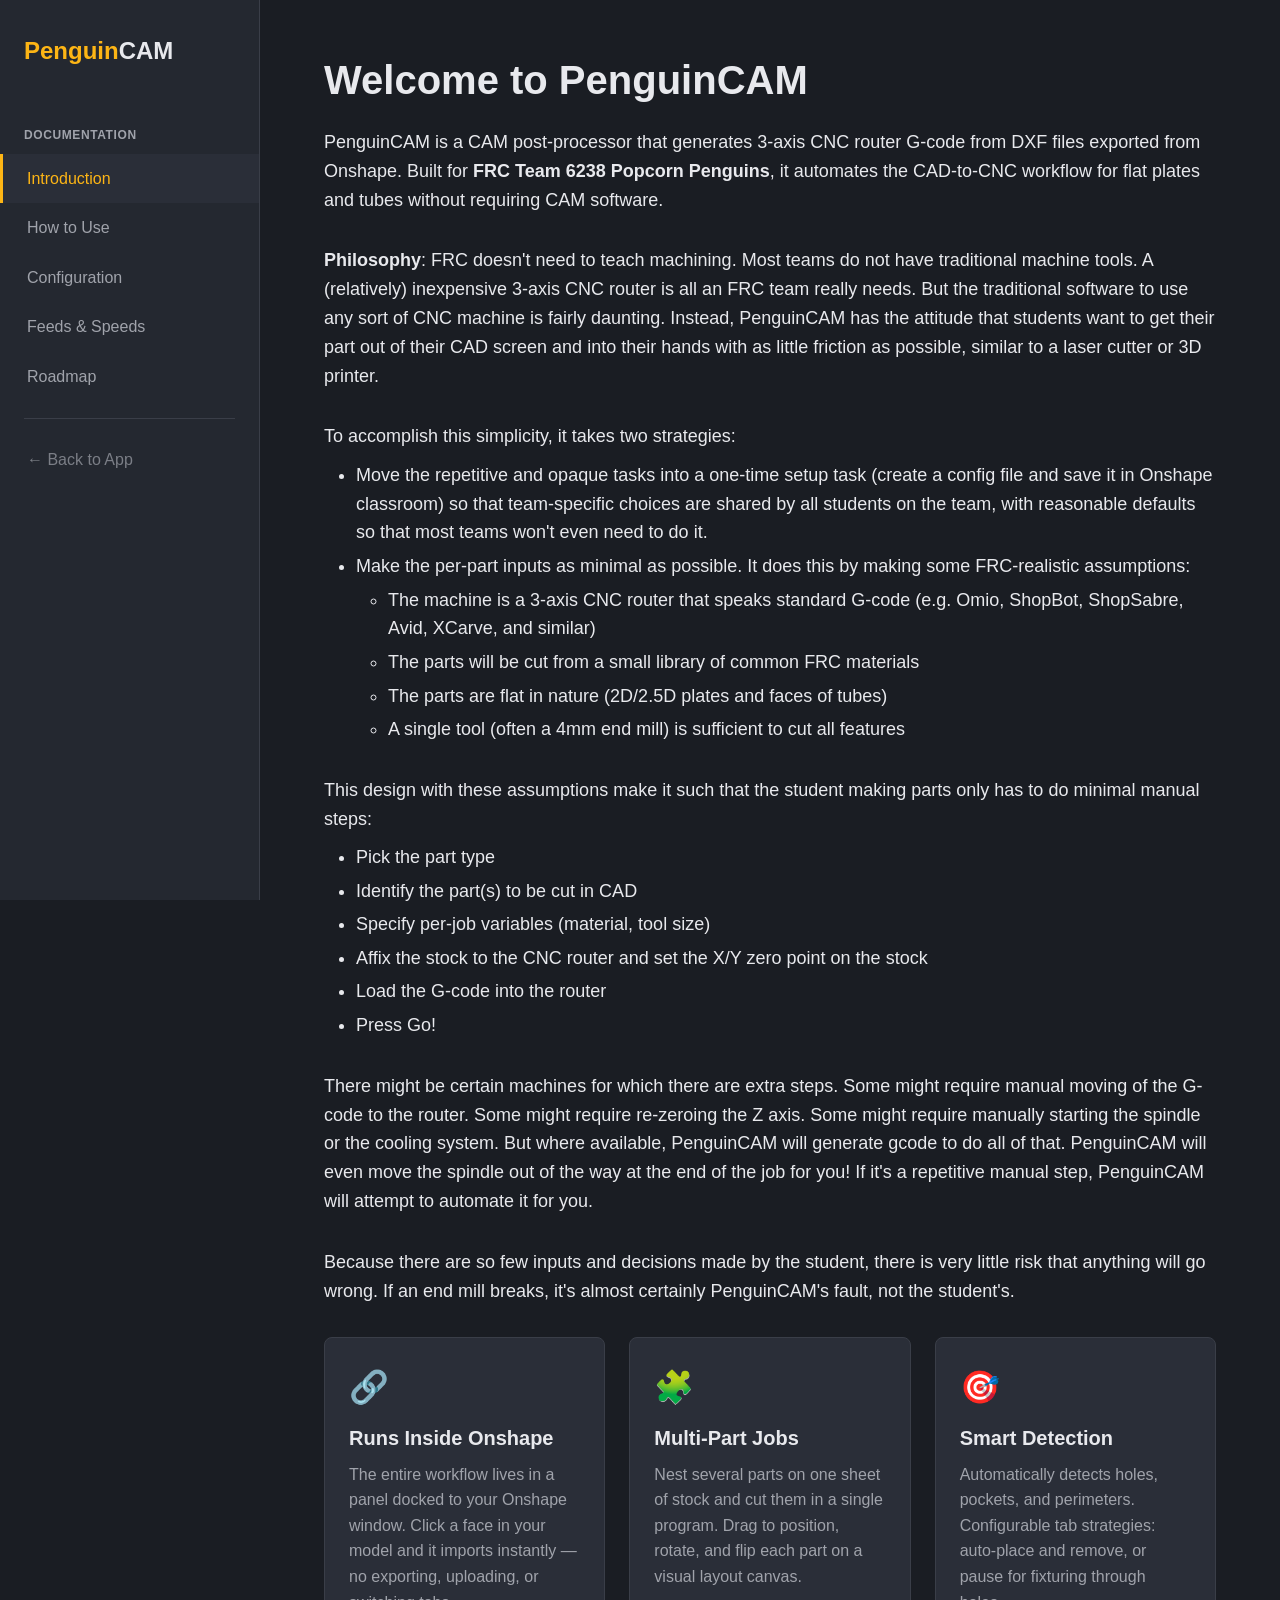
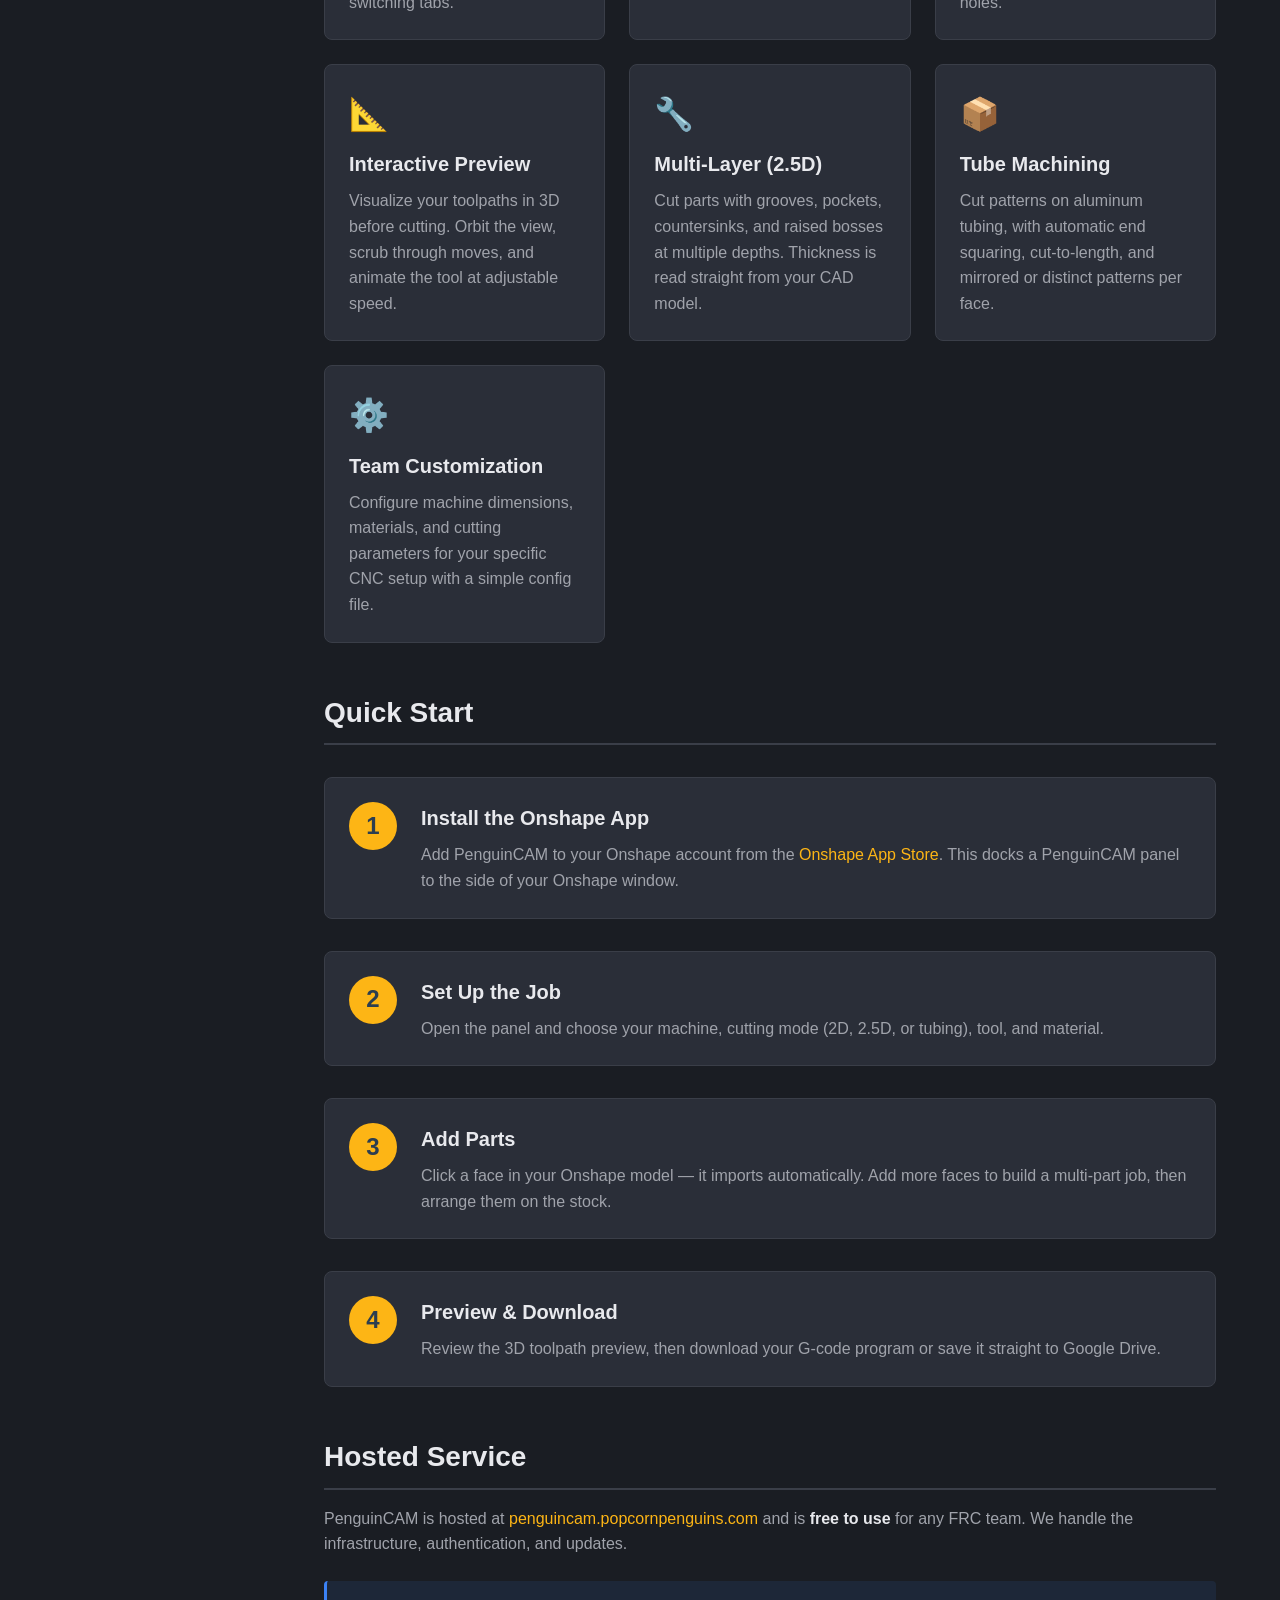
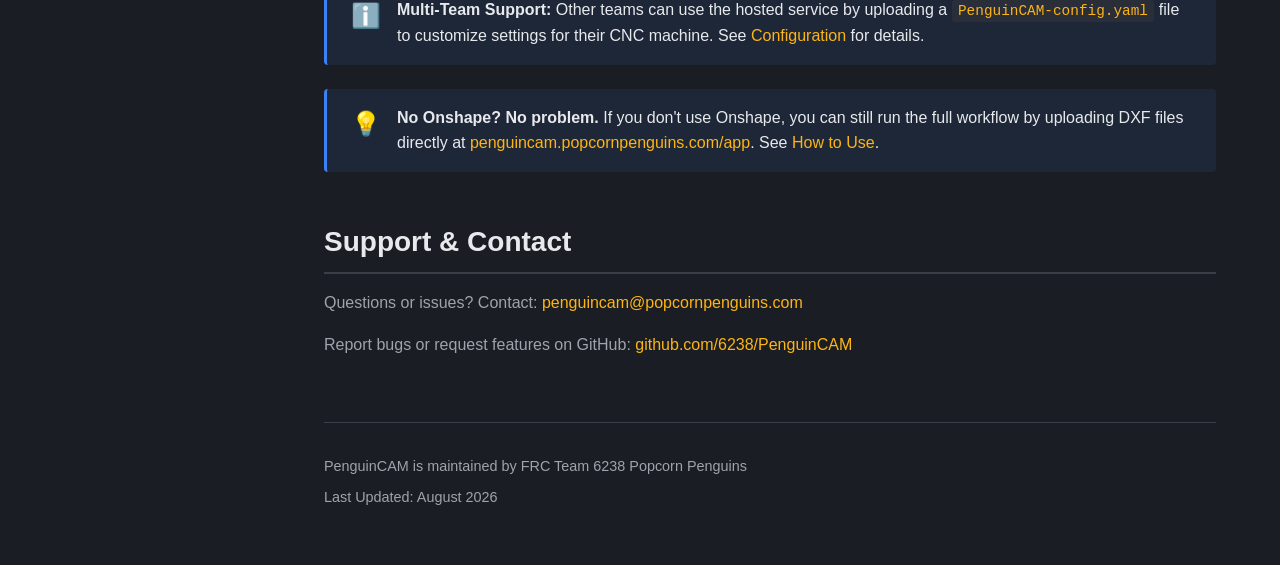
<file: static/docs/index.html>
<!DOCTYPE html>
<html lang="en">
<head>
    <meta charset="UTF-8">
    <meta name="viewport" content="width=device-width, initial-scale=1.0">
    <title>PenguinCAM Documentation</title>
    <link rel="stylesheet" href="style.css">
</head>
<body>
    <nav class="sidebar">
        <div class="logo">
            <span class="accent">Penguin</span>CAM
        </div>
        <div class="nav-section">Documentation</div>
        <a href="index.html" class="active">Introduction</a>
        <a href="usage.html">How to Use</a>
        <a href="configuration.html">Configuration</a>
        <a href="feeds-speeds.html">Feeds &amp; Speeds</a>
        <a href="roadmap.html">Roadmap</a>
        <div class="nav-divider"></div>
        <a href="/" class="nav-external">← Back to App</a>
    </nav>

    <main class="content">
        <h1>Welcome to PenguinCAM</h1>

        <p class="lead">
            PenguinCAM is a CAM post-processor that generates 3-axis CNC router G-code from DXF files exported from Onshape.
            Built for <strong>FRC Team 6238 Popcorn Penguins</strong>, it automates the CAD-to-CNC workflow for flat plates and tubes without requiring CAM software.
        </p>

        <p class="lead">
            <strong>Philosophy</strong>: FRC doesn't need to teach machining. Most teams do not have traditional machine tools. A (relatively) inexpensive
            3-axis CNC router is all an FRC team really needs. But the traditional software to use any sort of CNC machine is fairly daunting. Instead,
            PenguinCAM has the attitude that students want to get their part out of their CAD screen and into their hands with as little friction as possible,
            similar to a laser cutter or 3D printer.
        </p>

        <p class="lead lead-tight">To accomplish this simplicity, it takes two strategies:</p>
        <ul class="lead-list">
            <li>Move the repetitive and opaque tasks into a one-time setup task (create a config file and save it in Onshape classroom) so that team-specific
                choices are shared by all students on the team, with reasonable defaults so that most teams won't even need to do it.</li>
            <li>Make the per-part inputs as minimal as possible. It does this by making some FRC-realistic assumptions:
                <ul>
                    <li>The machine is a 3-axis CNC router that speaks standard G-code (e.g. Omio, ShopBot, ShopSabre, Avid, XCarve, and similar)</li>
                    <li>The parts will be cut from a small library of common FRC materials</li>
                    <li>The parts are flat in nature (2D/2.5D plates and faces of tubes)</li>
                    <li>A single tool (often a 4mm end mill) is sufficient to cut all features</li>
                </ul>
            </li>
        </ul>

        <p class="lead lead-tight">This design with these assumptions make it such that the student making parts only has to do minimal manual steps:</p>
        <ul class="lead-list">
            <li>Pick the part type</li>
            <li>Identify the part(s) to be cut in CAD</li>
            <li>Specify per-job variables (material, tool size)</li>
            <li>Affix the stock to the CNC router and set the X/Y zero point on the stock</li>
            <li>Load the G-code into the router</li>
            <li>Press Go!</li>
        </ul>

        <p class="lead">
            There might be certain machines for which there are extra steps. Some might require manual moving of the G-code to the router.
            Some might require re-zeroing the Z axis. Some might require manually starting the spindle or the cooling system. But where
            available, PenguinCAM will generate gcode to do all of that. PenguinCAM will even move the spindle out of the way at the end of
            the job for you! If it's a repetitive manual step, PenguinCAM will attempt to automate it for you.
        </p>

        <p class="lead">
            Because there are so few inputs and decisions made by the student, there is very little risk that anything will go wrong. If
            an end mill breaks, it's almost certainly PenguinCAM's fault, not the student's.
        </p>

        <div class="feature-grid">
            <div class="feature-card">
                <div class="feature-icon">🔗</div>
                <h3>Runs Inside Onshape</h3>
                <p>The entire workflow lives in a panel docked to your Onshape window. Click a face in your model and it imports instantly — no exporting, uploading, or switching tabs.</p>
            </div>

            <div class="feature-card">
                <div class="feature-icon">🧩</div>
                <h3>Multi-Part Jobs</h3>
                <p>Nest several parts on one sheet of stock and cut them in a single program. Drag to position, rotate, and flip each part on a visual layout canvas.</p>
            </div>

            <div class="feature-card">
                <div class="feature-icon">🎯</div>
                <h3>Smart Detection</h3>
                <p>Automatically detects holes, pockets, and perimeters. Configurable tab strategies: auto-place and remove, or pause for fixturing through holes.</p>
            </div>

            <div class="feature-card">
                <div class="feature-icon">📐</div>
                <h3>Interactive Preview</h3>
                <p>Visualize your toolpaths in 3D before cutting. Orbit the view, scrub through moves, and animate the tool at adjustable speed.</p>
            </div>

            <div class="feature-card">
                <div class="feature-icon">🔧</div>
                <h3>Multi-Layer (2.5D)</h3>
                <p>Cut parts with grooves, pockets, countersinks, and raised bosses at multiple depths. Thickness is read straight from your CAD model.</p>
            </div>

            <div class="feature-card">
                <div class="feature-icon">📦</div>
                <h3>Tube Machining</h3>
                <p>Cut patterns on aluminum tubing, with automatic end squaring, cut-to-length, and mirrored or distinct patterns per face.</p>
            </div>

            <div class="feature-card">
                <div class="feature-icon">⚙️</div>
                <h3>Team Customization</h3>
                <p>Configure machine dimensions, materials, and cutting parameters for your specific CNC setup with a simple config file.</p>
            </div>
        </div>

        <h2>Quick Start</h2>

        <div class="step-list">
            <div class="step">
                <div class="step-number">1</div>
                <div class="step-content">
                    <h3>Install the Onshape App</h3>
                    <p>
                        Add PenguinCAM to your Onshape account from the
                        <a href="https://cad.onshape.com/appstore/apps/CAM/6939eaf505d3df4aeac54600" target="_blank">Onshape App Store</a>.
                        This docks a PenguinCAM panel to the side of your Onshape window.
                    </p>
                </div>
            </div>

            <div class="step">
                <div class="step-number">2</div>
                <div class="step-content">
                    <h3>Set Up the Job</h3>
                    <p>Open the panel and choose your machine, cutting mode (2D, 2.5D, or tubing), tool, and material.</p>
                </div>
            </div>

            <div class="step">
                <div class="step-number">3</div>
                <div class="step-content">
                    <h3>Add Parts</h3>
                    <p>Click a face in your Onshape model — it imports automatically. Add more faces to build a multi-part job, then arrange them on the stock.</p>
                </div>
            </div>

            <div class="step">
                <div class="step-number">4</div>
                <div class="step-content">
                    <h3>Preview &amp; Download</h3>
                    <p>Review the 3D toolpath preview, then download your G-code program or save it straight to Google Drive.</p>
                </div>
            </div>
        </div>

        <h2>Hosted Service</h2>

        <p>
            PenguinCAM is hosted at <a href="https://penguincam.popcornpenguins.com">penguincam.popcornpenguins.com</a>
            and is <strong>free to use</strong> for any FRC team. We handle the infrastructure, authentication, and updates.
        </p>

        <div class="info-box">
            <div class="info-icon">ℹ️</div>
            <div>
                <strong>Multi-Team Support:</strong> Other teams can use the hosted service by uploading a
                <code>PenguinCAM-config.yaml</code> file to customize settings for their CNC machine.
                See <a href="configuration.html">Configuration</a> for details.
            </div>
        </div>

        <div class="info-box">
            <div class="info-icon">💡</div>
            <div>
                <strong>No Onshape? No problem.</strong> If you don't use Onshape, you can still run the full
                workflow by uploading DXF files directly at
                <a href="https://penguincam.popcornpenguins.com/app">penguincam.popcornpenguins.com/app</a>.
                See <a href="usage.html">How to Use</a>.
            </div>
        </div>

        <h2>Support & Contact</h2>

        <p>
            Questions or issues? Contact: <a href="mailto:penguincam@popcornpenguins.com">penguincam@popcornpenguins.com</a>
        </p>

        <p>
            Report bugs or request features on GitHub:
            <a href="https://github.com/6238/PenguinCAM/issues" target="_blank">github.com/6238/PenguinCAM</a>
        </p>

        <footer>
            <p>PenguinCAM is maintained by FRC Team 6238 Popcorn Penguins</p>
            <p>Last Updated: August 2026</p>
        </footer>
    </main>
</body>
</html>
</file>
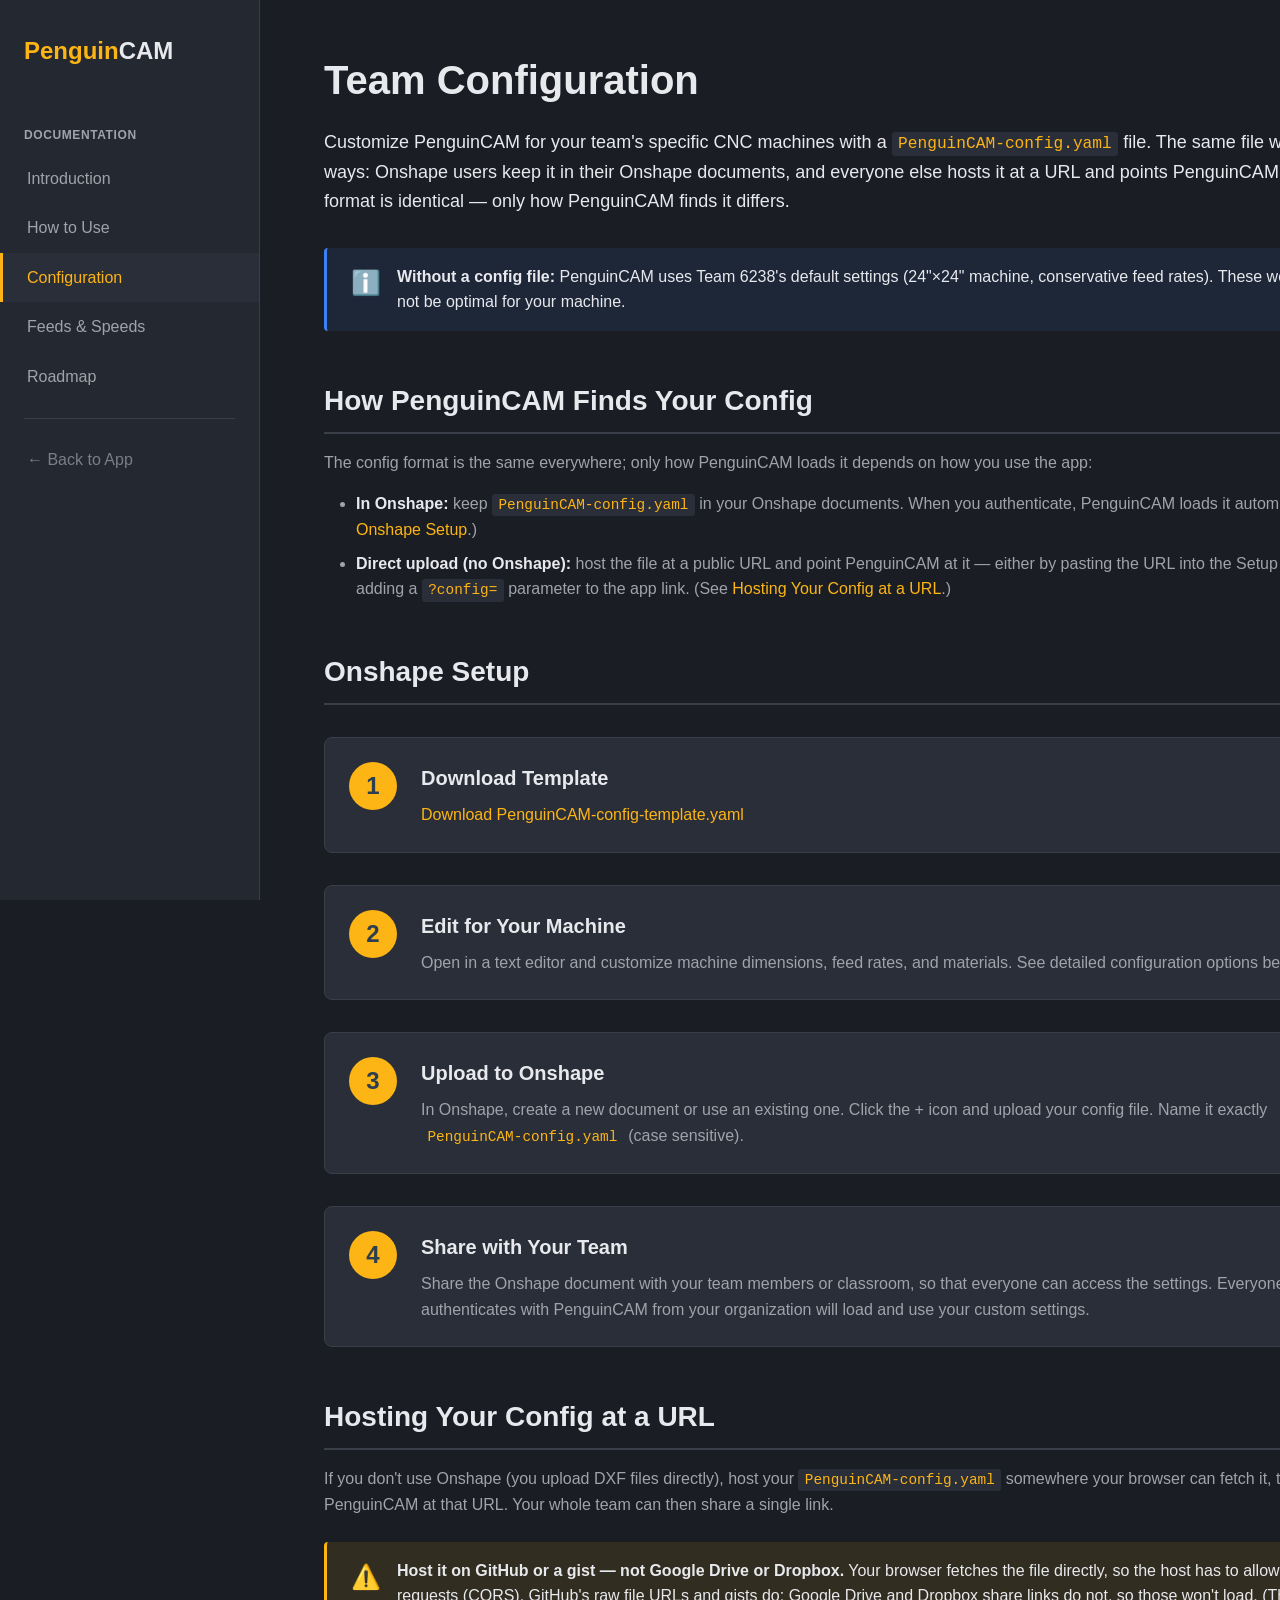
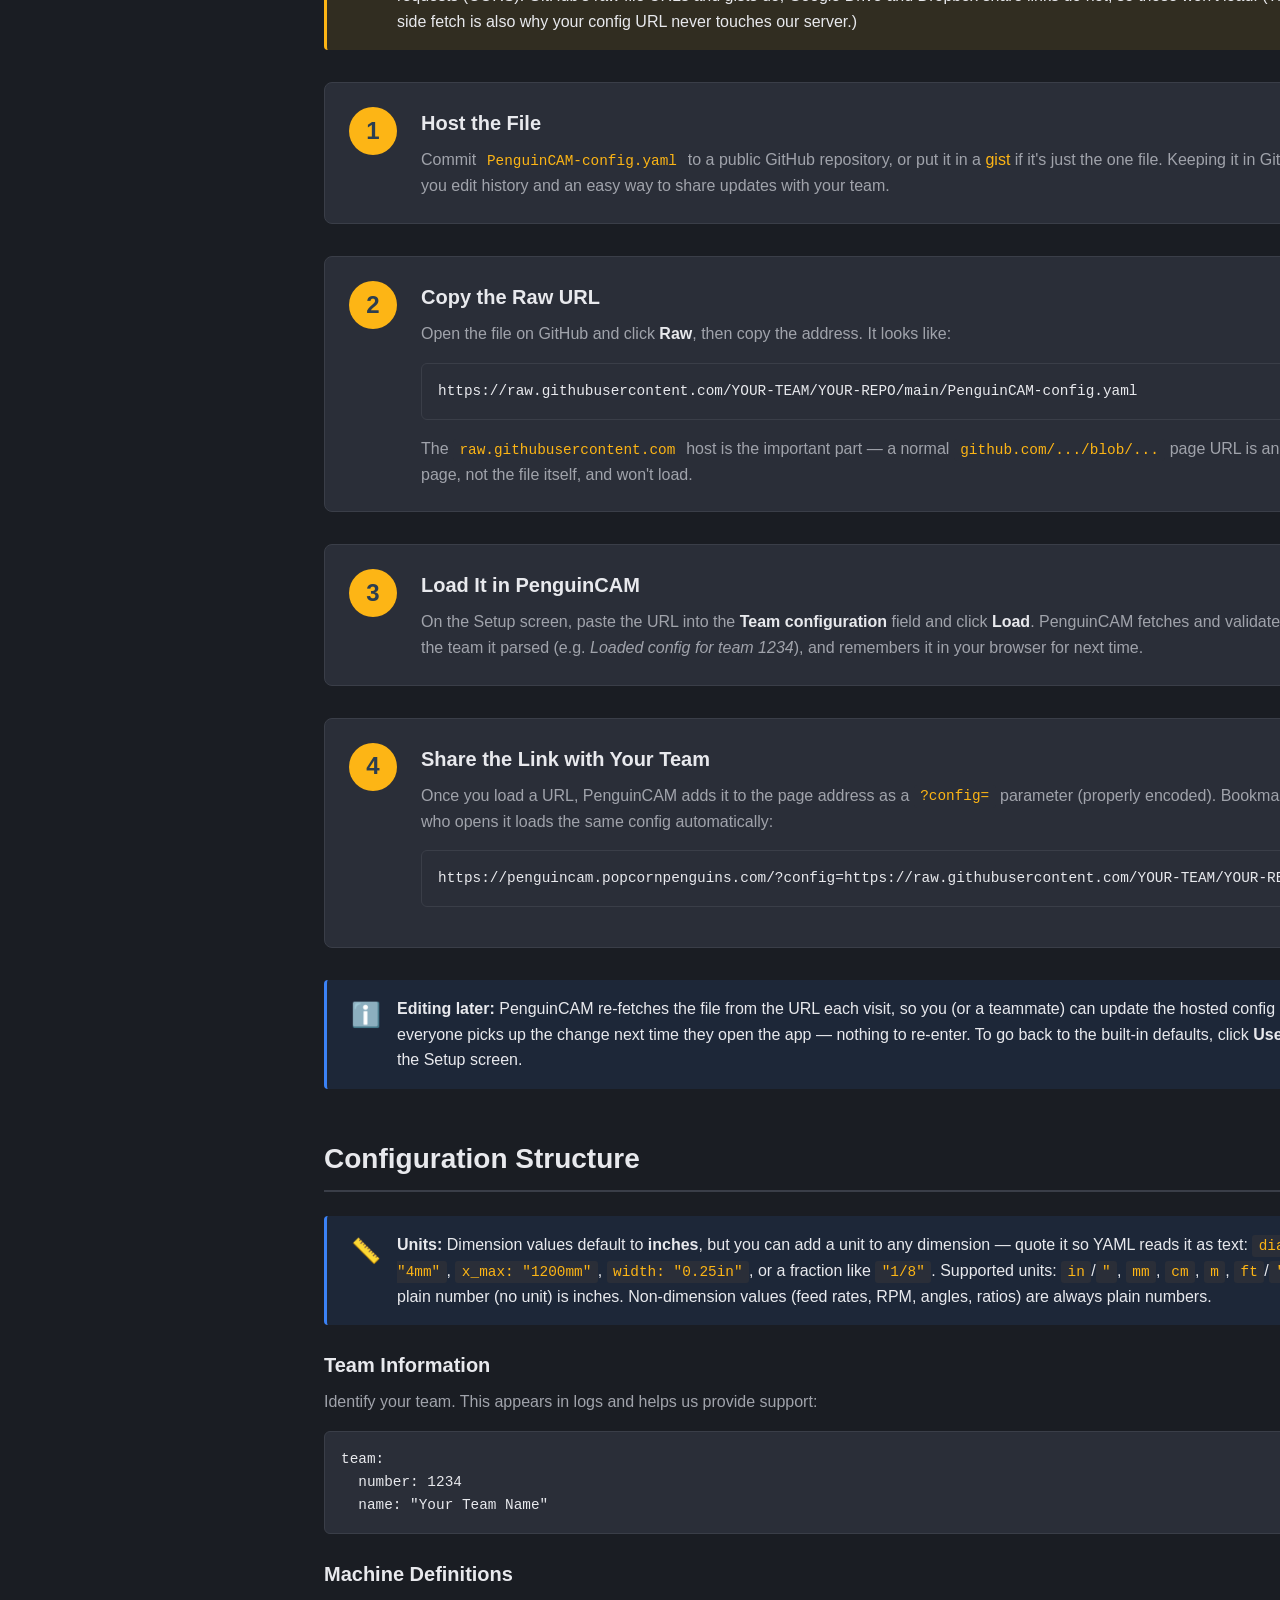
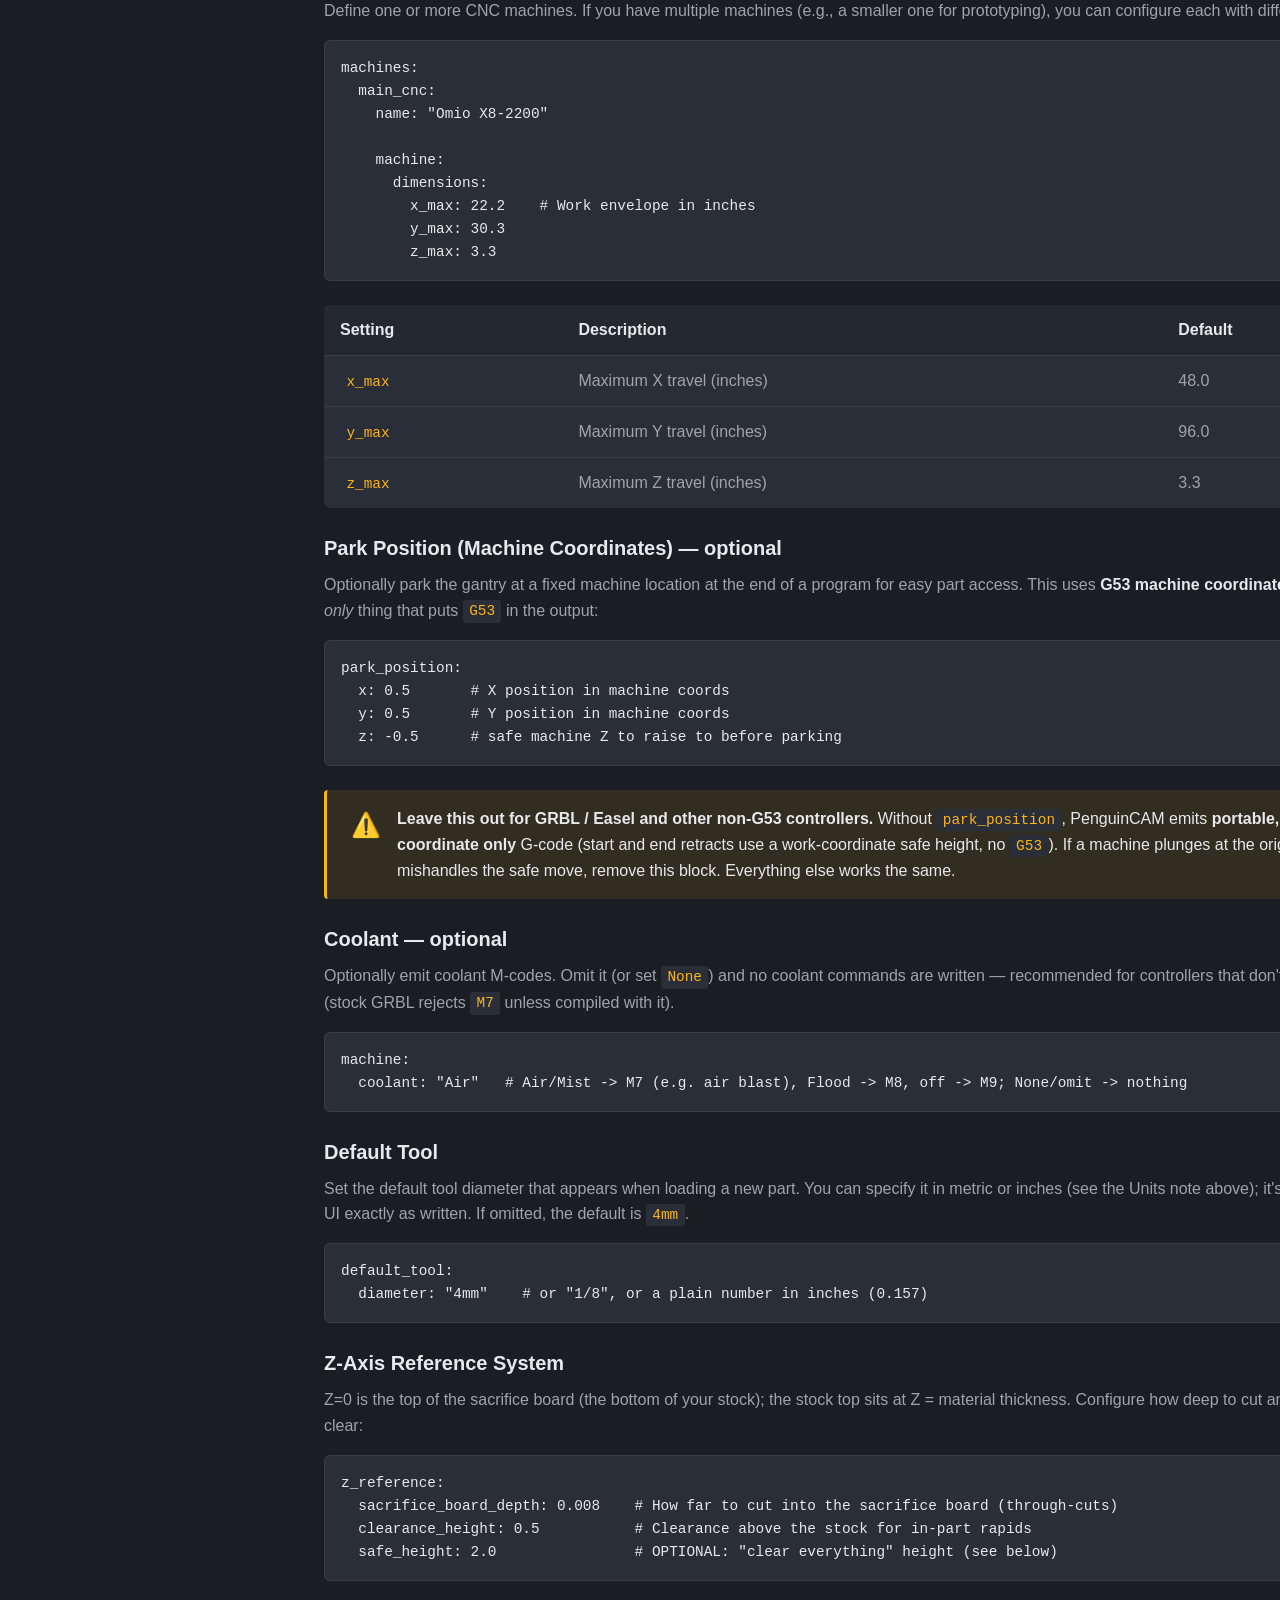
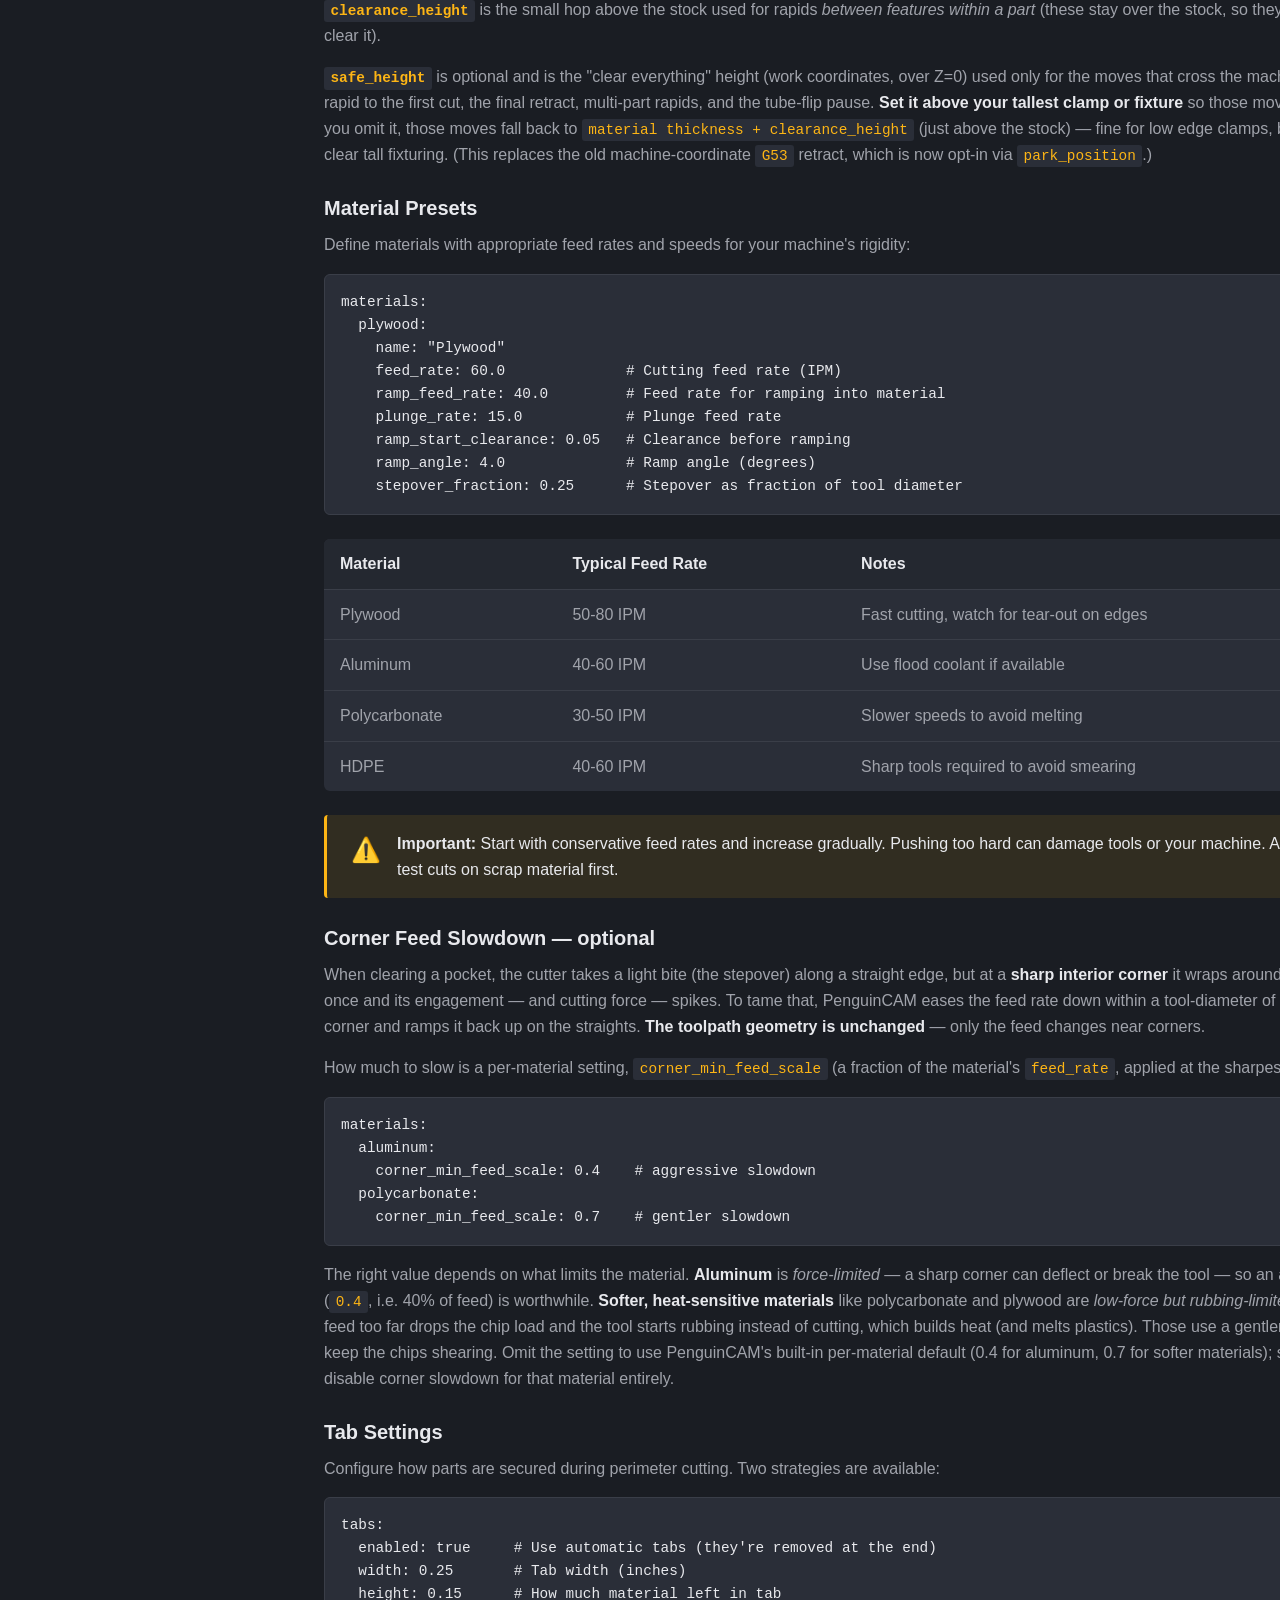
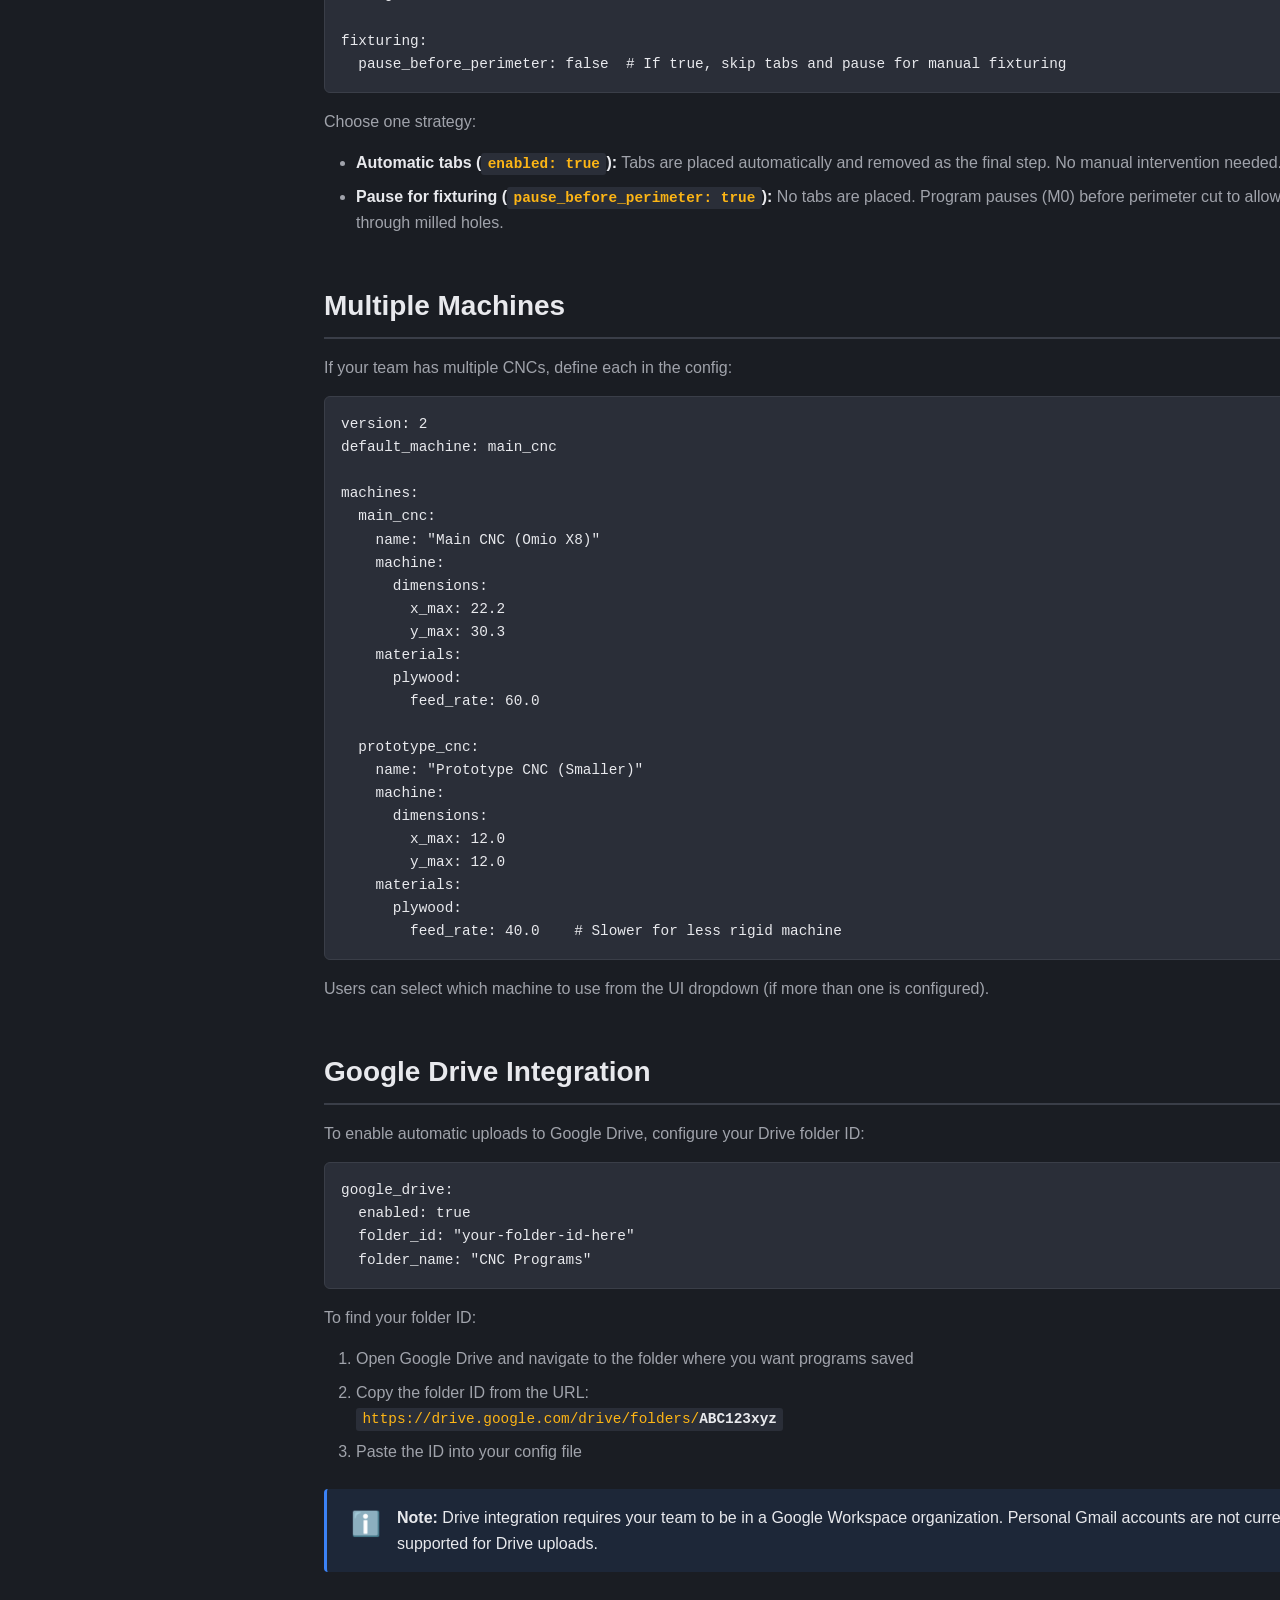
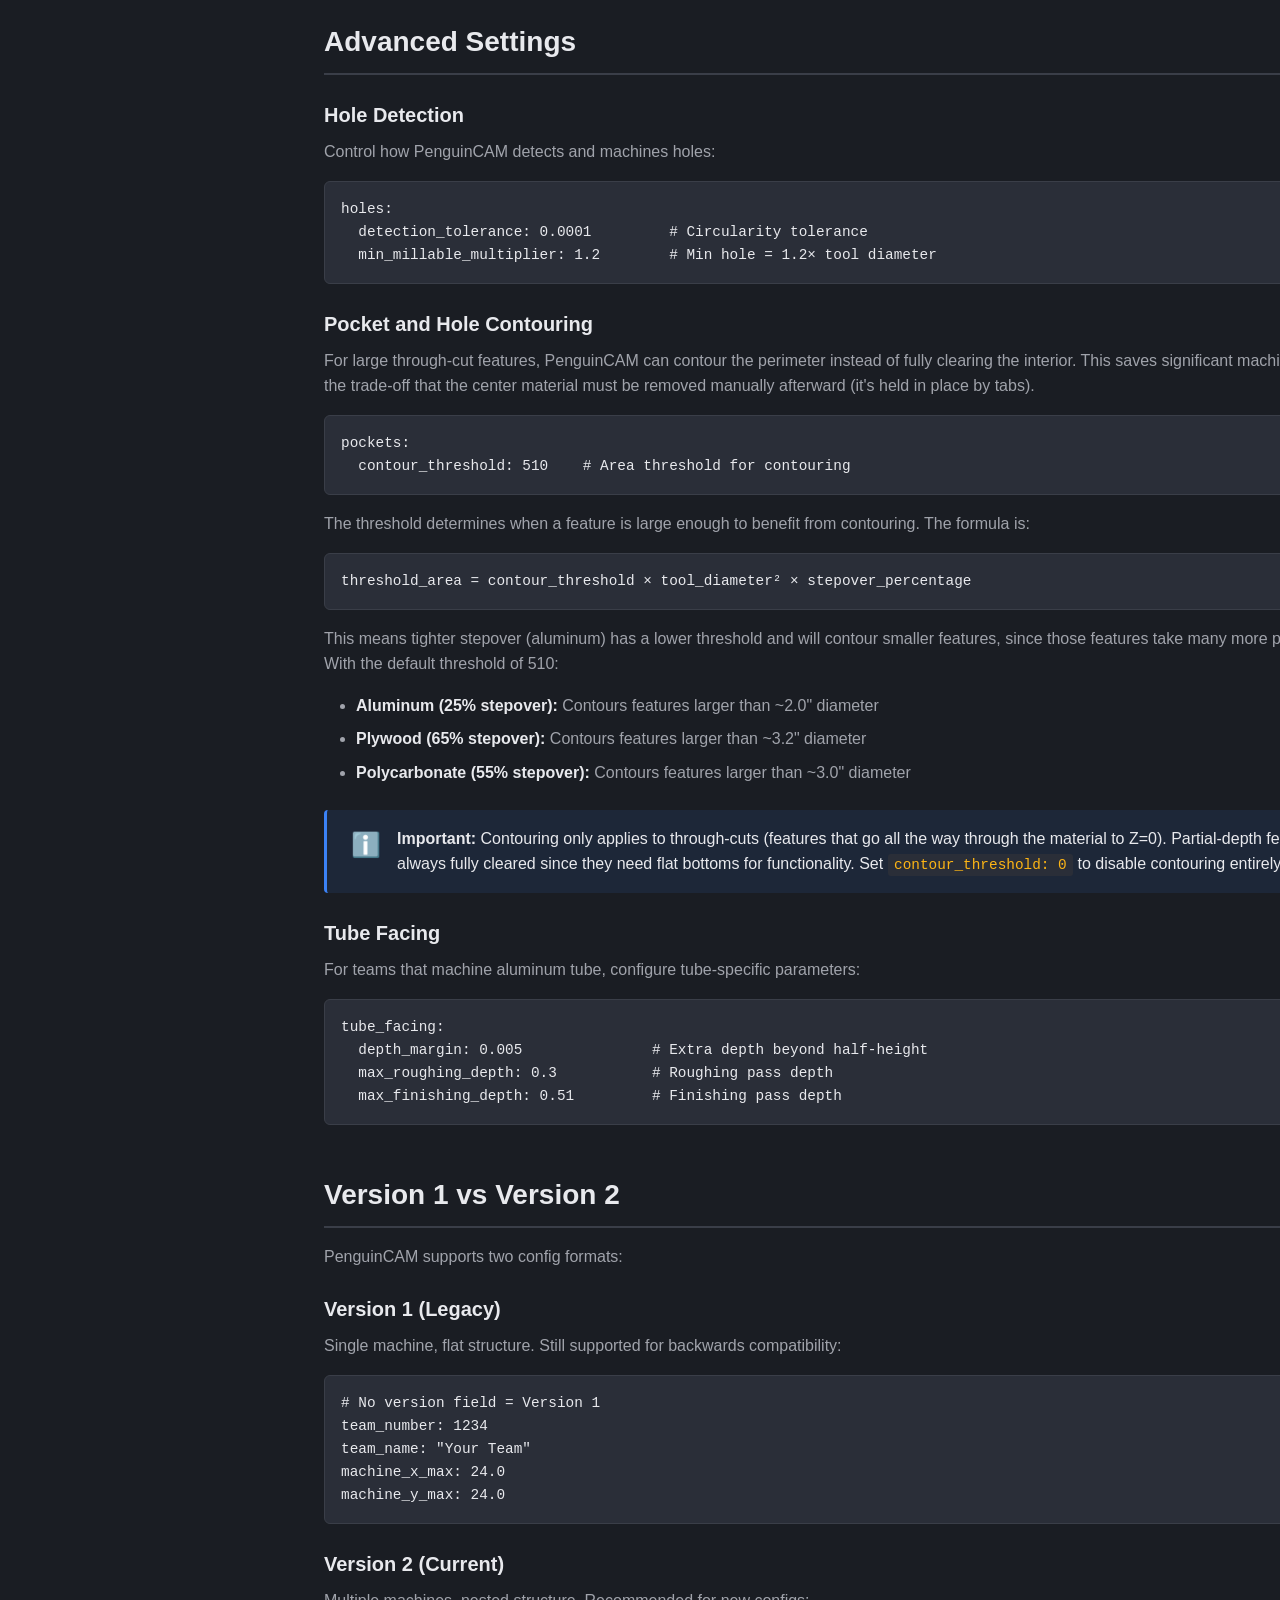
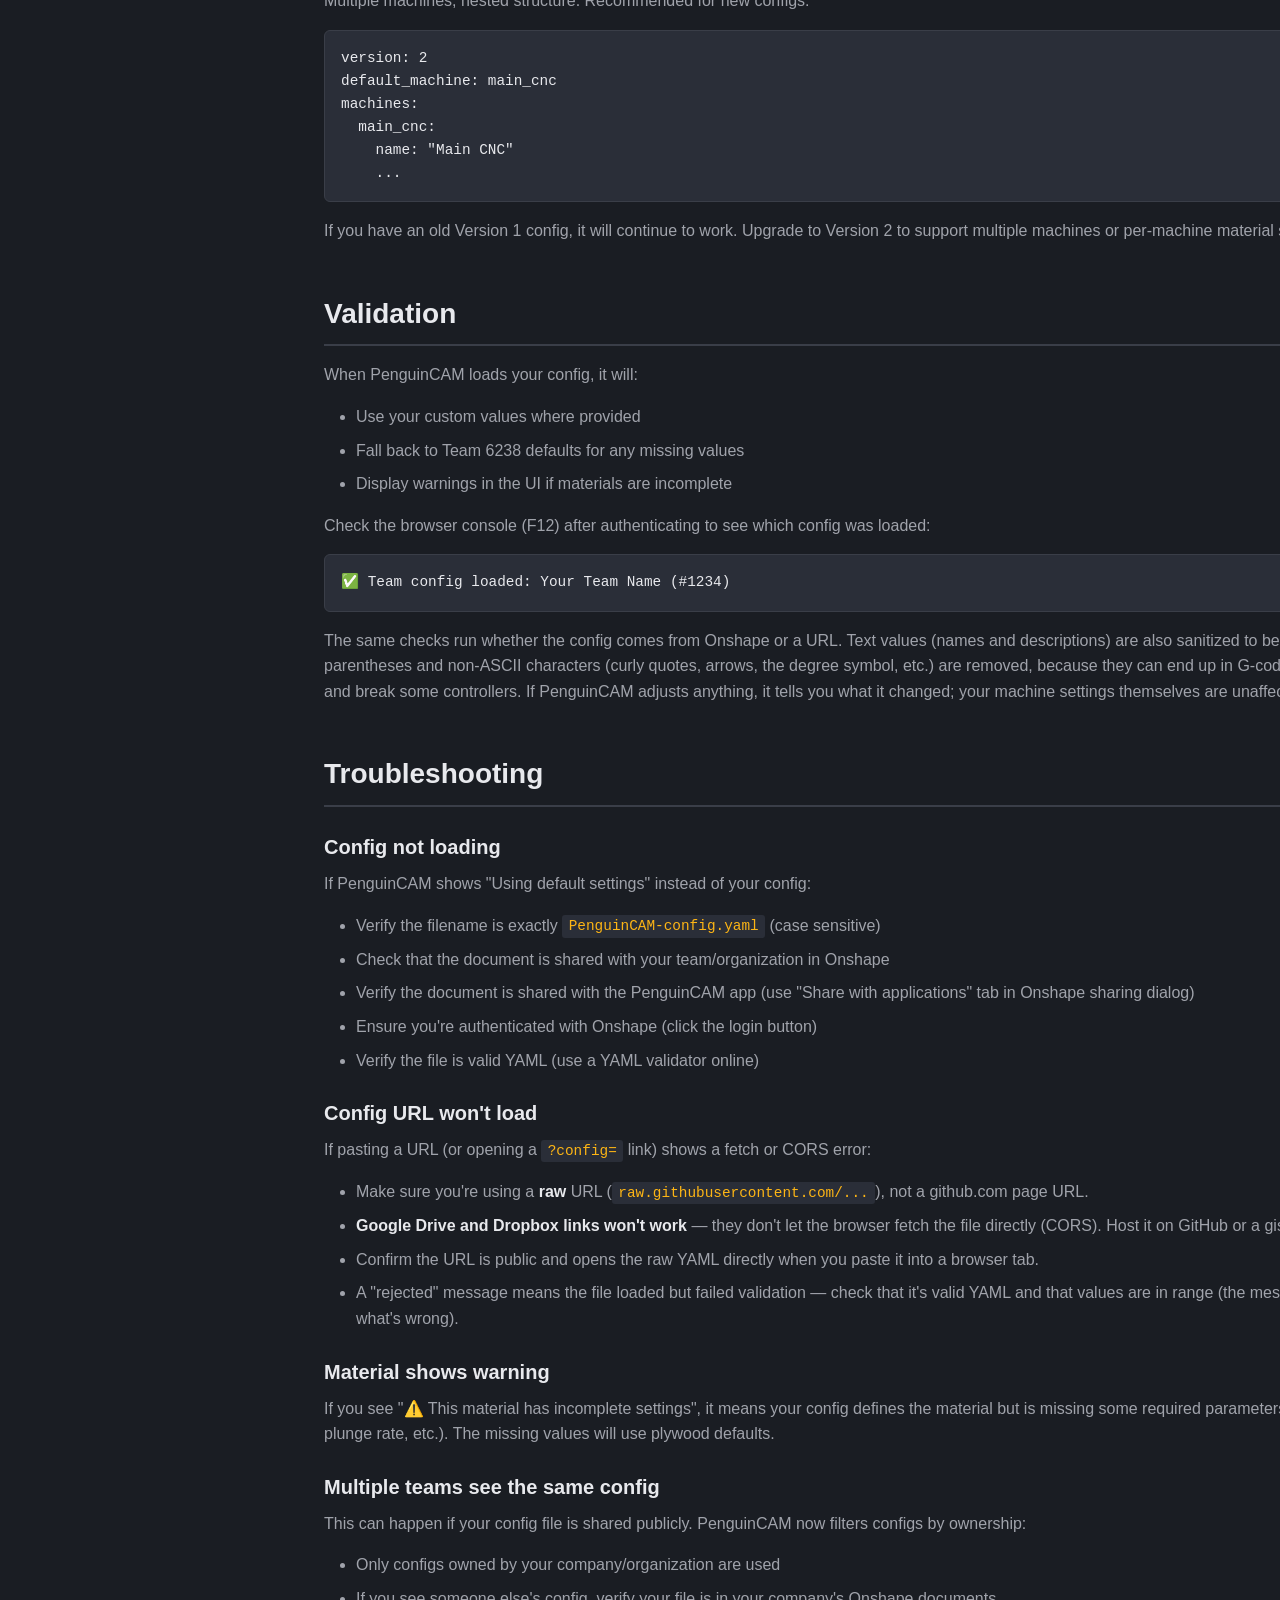
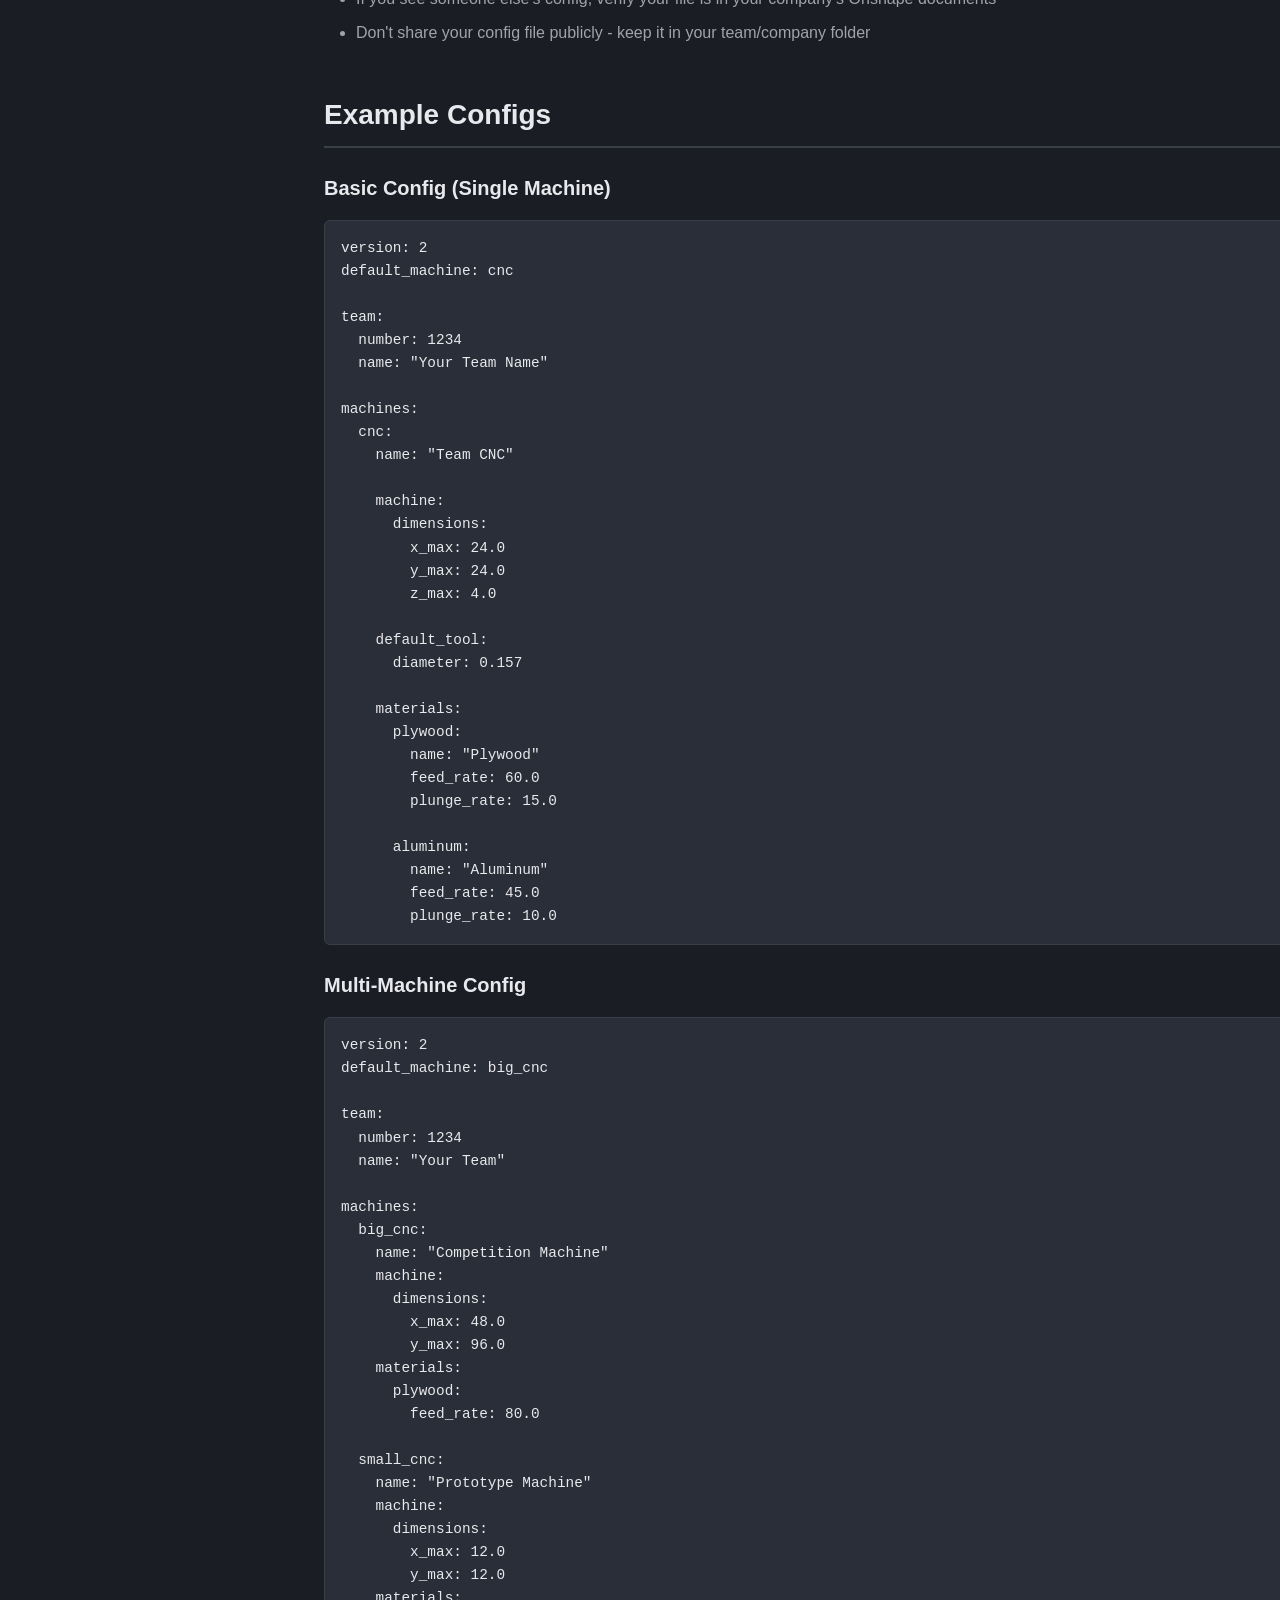
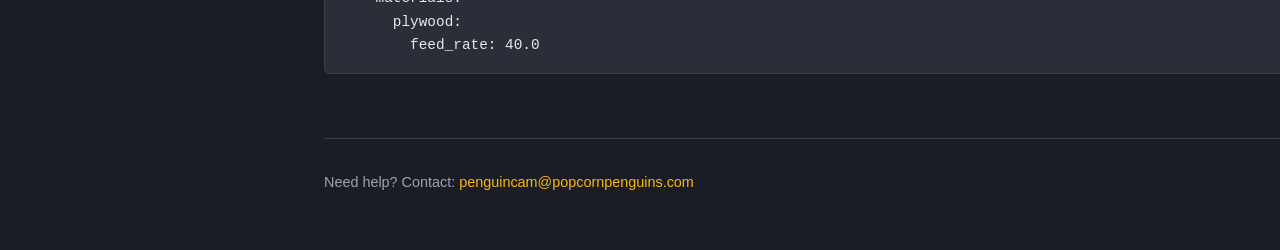
<file: static/docs/configuration.html>
<!DOCTYPE html>
<html lang="en">
<head>
    <meta charset="UTF-8">
    <meta name="viewport" content="width=device-width, initial-scale=1.0">
    <title>Configuration - PenguinCAM Documentation</title>
    <link rel="stylesheet" href="style.css">
</head>
<body>
    <nav class="sidebar">
        <div class="logo">
            <span class="accent">Penguin</span>CAM
        </div>
        <div class="nav-section">Documentation</div>
        <a href="index.html">Introduction</a>
        <a href="usage.html">How to Use</a>
        <a href="configuration.html" class="active">Configuration</a>
        <a href="feeds-speeds.html">Feeds &amp; Speeds</a>
        <a href="roadmap.html">Roadmap</a>
        <div class="nav-divider"></div>
        <a href="/" class="nav-external">← Back to App</a>
    </nav>

    <main class="content">
        <h1>Team Configuration</h1>

        <p class="lead">
            Customize PenguinCAM for your team's specific CNC machines with a
            <code>PenguinCAM-config.yaml</code> file. The same file works two ways: Onshape users
            keep it in their Onshape documents, and everyone else hosts it at a URL and points
            PenguinCAM at it. The format is identical &mdash; only how PenguinCAM finds it differs.
        </p>

        <div class="info-box">
            <div class="info-icon">ℹ️</div>
            <div>
                <strong>Without a config file:</strong> PenguinCAM uses Team 6238's default settings
                (24"×24" machine, conservative feed rates). These work but may not be optimal for your machine.
            </div>
        </div>

        <h2>How PenguinCAM Finds Your Config</h2>
        <p>
            The config format is the same everywhere; only how PenguinCAM loads it depends on how
            you use the app:
        </p>
        <ul>
            <li><strong>In Onshape:</strong> keep <code>PenguinCAM-config.yaml</code> in your
                Onshape documents. When you authenticate, PenguinCAM loads it automatically. (See
                <a href="#onshape-setup">Onshape Setup</a>.)</li>
            <li><strong>Direct upload (no Onshape):</strong> host the file at a public URL and point
                PenguinCAM at it &mdash; either by pasting the URL into the Setup screen or by adding
                a <code>?config=</code> parameter to the app link. (See
                <a href="#url-setup">Hosting Your Config at a URL</a>.)</li>
        </ul>

        <h2 id="onshape-setup">Onshape Setup</h2>

        <div class="step-list">
            <div class="step">
                <div class="step-number">1</div>
                <div class="step-content">
                    <h3>Download Template</h3>
                    <p>
                        <a href="PenguinCAM-config-template.yaml" download>Download PenguinCAM-config-template.yaml</a>
                    </p>
                </div>
            </div>

            <div class="step">
                <div class="step-number">2</div>
                <div class="step-content">
                    <h3>Edit for Your Machine</h3>
                    <p>
                        Open in a text editor and customize machine dimensions, feed rates, and materials.
                        See detailed configuration options below.
                    </p>
                </div>
            </div>

            <div class="step">
                <div class="step-number">3</div>
                <div class="step-content">
                    <h3>Upload to Onshape</h3>
                    <p>
                        In Onshape, create a new document or use an existing one. Click the + icon and upload your
                        config file. Name it exactly <code>PenguinCAM-config.yaml</code> (case sensitive).
                    </p>
                </div>
            </div>

            <div class="step">
                <div class="step-number">4</div>
                <div class="step-content">
                    <h3>Share with Your Team</h3>
                    <p>
                        Share the Onshape document with your team members or classroom, so that everyone can access the settings.
                        Everyone who authenticates with PenguinCAM from your organization will load and use your custom settings.
                    </p>
                </div>
            </div>
        </div>

        <h2 id="url-setup">Hosting Your Config at a URL</h2>

        <p>
            If you don't use Onshape (you upload DXF files directly), host your
            <code>PenguinCAM-config.yaml</code> somewhere your browser can fetch it, then point
            PenguinCAM at that URL. Your whole team can then share a single link.
        </p>

        <div class="warning-box info-box">
            <div class="info-icon">⚠️</div>
            <div>
                <strong>Host it on GitHub or a gist &mdash; not Google Drive or Dropbox.</strong>
                Your browser fetches the file directly, so the host has to allow cross-origin
                requests (CORS). GitHub's raw file URLs and gists do; Google Drive and Dropbox
                share links do not, so those won't load. (This browser-side fetch is also why your
                config URL never touches our server.)
            </div>
        </div>

        <div class="step-list">
            <div class="step">
                <div class="step-number">1</div>
                <div class="step-content">
                    <h3>Host the File</h3>
                    <p>
                        Commit <code>PenguinCAM-config.yaml</code> to a public GitHub repository, or
                        put it in a <a href="https://gist.github.com" target="_blank" rel="noopener">gist</a>
                        if it's just the one file. Keeping it in Git also gives you edit history and
                        an easy way to share updates with your team.
                    </p>
                </div>
            </div>

            <div class="step">
                <div class="step-number">2</div>
                <div class="step-content">
                    <h3>Copy the Raw URL</h3>
                    <p>
                        Open the file on GitHub and click <strong>Raw</strong>, then copy the
                        address. It looks like:
                    </p>
                    <pre><code>https://raw.githubusercontent.com/YOUR-TEAM/YOUR-REPO/main/PenguinCAM-config.yaml</code></pre>
                    <p>
                        The <code>raw.githubusercontent.com</code> host is the important part &mdash;
                        a normal <code>github.com/.../blob/...</code> page URL is an HTML page, not
                        the file itself, and won't load.
                    </p>
                </div>
            </div>

            <div class="step">
                <div class="step-number">3</div>
                <div class="step-content">
                    <h3>Load It in PenguinCAM</h3>
                    <p>
                        On the Setup screen, paste the URL into the <strong>Team configuration</strong>
                        field and click <strong>Load</strong>. PenguinCAM fetches and validates it,
                        shows the team it parsed (e.g. <em>Loaded config for team 1234</em>), and
                        remembers it in your browser for next time.
                    </p>
                </div>
            </div>

            <div class="step">
                <div class="step-number">4</div>
                <div class="step-content">
                    <h3>Share the Link with Your Team</h3>
                    <p>
                        Once you load a URL, PenguinCAM adds it to the page address as a
                        <code>?config=</code> parameter (properly encoded). Bookmark or share that
                        address and anyone who opens it loads the same config automatically:
                    </p>
                    <pre><code>https://penguincam.popcornpenguins.com/?config=https://raw.githubusercontent.com/YOUR-TEAM/YOUR-REPO/main/PenguinCAM-config.yaml</code></pre>
                </div>
            </div>
        </div>

        <div class="info-box">
            <div class="info-icon">ℹ️</div>
            <div>
                <strong>Editing later:</strong> PenguinCAM re-fetches the file from the URL each
                visit, so you (or a teammate) can update the hosted config and everyone picks up the
                change next time they open the app &mdash; nothing to re-enter. To go back to the
                built-in defaults, click <strong>Use defaults</strong> on the Setup screen.
            </div>
        </div>

        <h2>Configuration Structure</h2>

        <div class="info-box">
            <div class="info-icon">📏</div>
            <div>
                <strong>Units:</strong> Dimension values default to <strong>inches</strong>, but you can add a
                unit to any dimension &mdash; quote it so YAML reads it as text:
                <code>diameter: "4mm"</code>, <code>x_max: "1200mm"</code>, <code>width: "0.25in"</code>, or a
                fraction like <code>"1/8"</code>. Supported units: <code>in</code>/<code>"</code>,
                <code>mm</code>, <code>cm</code>, <code>m</code>, <code>ft</code>/<code>'</code>, <code>yd</code>.
                A plain number (no unit) is inches. Non-dimension values (feed rates, RPM, angles, ratios) are
                always plain numbers.
            </div>
        </div>

        <h3>Team Information</h3>
        <p>
            Identify your team. This appears in logs and helps us provide support:
        </p>
        <pre><code>team:
  number: 1234
  name: "Your Team Name"</code></pre>

        <h3>Machine Definitions</h3>
        <p>
            Define one or more CNC machines. If you have multiple machines (e.g., a smaller one for prototyping),
            you can configure each with different settings:
        </p>

        <pre><code>machines:
  main_cnc:
    name: "Omio X8-2200"

    machine:
      dimensions:
        x_max: 22.2    # Work envelope in inches
        y_max: 30.3
        z_max: 3.3</code></pre>

        <table>
            <thead>
                <tr>
                    <th>Setting</th>
                    <th>Description</th>
                    <th>Default</th>
                </tr>
            </thead>
            <tbody>
                <tr>
                    <td><code>x_max</code></td>
                    <td>Maximum X travel (inches)</td>
                    <td>48.0</td>
                </tr>
                <tr>
                    <td><code>y_max</code></td>
                    <td>Maximum Y travel (inches)</td>
                    <td>96.0</td>
                </tr>
                <tr>
                    <td><code>z_max</code></td>
                    <td>Maximum Z travel (inches)</td>
                    <td>3.3</td>
                </tr>
            </tbody>
        </table>

        <h3>Park Position (Machine Coordinates) &mdash; optional</h3>
        <p>
            Optionally park the gantry at a fixed machine location at the end of a program for
            easy part access. This uses <strong>G53 machine coordinates</strong>, and it is the
            <em>only</em> thing that puts <code>G53</code> in the output:
        </p>
        <pre><code>park_position:
  x: 0.5       # X position in machine coords
  y: 0.5       # Y position in machine coords
  z: -0.5      # safe machine Z to raise to before parking</code></pre>

        <div class="warning-box info-box">
            <div class="info-icon">⚠️</div>
            <div>
                <strong>Leave this out for GRBL / Easel and other non-G53 controllers.</strong>
                Without <code>park_position</code>, PenguinCAM emits <strong>portable, G54 work-coordinate
                only</strong> G-code (start and end retracts use a work-coordinate safe height, no
                <code>G53</code>). If a machine plunges at the origin or mishandles the safe move, remove
                this block. Everything else works the same.
            </div>
        </div>

        <h3>Coolant &mdash; optional</h3>
        <p>
            Optionally emit coolant M-codes. Omit it (or set <code>None</code>) and no coolant commands
            are written &mdash; recommended for controllers that don't support them (stock GRBL rejects
            <code>M7</code> unless compiled with it).
        </p>
        <pre><code>machine:
  coolant: "Air"   # Air/Mist -> M7 (e.g. air blast), Flood -> M8, off -> M9; None/omit -> nothing</code></pre>

        <h3>Default Tool</h3>
        <p>
            Set the default tool diameter that appears when loading a new part. You can specify it in metric or
            inches (see the Units note above); it's shown in the UI exactly as written. If omitted, the
            default is <code>4mm</code>.
        </p>
        <pre><code>default_tool:
  diameter: "4mm"    # or "1/8", or a plain number in inches (0.157)</code></pre>

        <h3>Z-Axis Reference System</h3>
        <p>
            Z=0 is the top of the sacrifice board (the bottom of your stock); the stock top
            sits at Z = material thickness. Configure how deep to cut and how high to clear:
        </p>
        <pre><code>z_reference:
  sacrifice_board_depth: 0.008    # How far to cut into the sacrifice board (through-cuts)
  clearance_height: 0.5           # Clearance above the stock for in-part rapids
  safe_height: 2.0                # OPTIONAL: "clear everything" height (see below)</code></pre>
        <p>
            <strong><code>clearance_height</code></strong> is the small hop above the stock used
            for rapids <em>between features within a part</em> (these stay over the stock, so they
            only need to clear it).
        </p>
        <p>
            <strong><code>safe_height</code></strong> is optional and is the "clear everything"
            height (work coordinates, over Z=0) used only for the moves that cross the machine
            bed: the rapid to the first cut, the final retract, multi-part rapids, and the
            tube-flip pause. <strong>Set it above your tallest clamp or fixture</strong> so those
            moves clear it. If you omit it, those moves fall back to
            <code>material thickness + clearance_height</code> (just above the stock) &mdash; fine
            for low edge clamps, but it will not clear tall fixturing. (This replaces the old
            machine-coordinate <code>G53</code> retract, which is now opt-in via
            <code>park_position</code>.)
        </p>

        <h3>Material Presets</h3>
        <p>
            Define materials with appropriate feed rates and speeds for your machine's rigidity:
        </p>

        <pre><code>materials:
  plywood:
    name: "Plywood"
    feed_rate: 60.0              # Cutting feed rate (IPM)
    ramp_feed_rate: 40.0         # Feed rate for ramping into material
    plunge_rate: 15.0            # Plunge feed rate
    ramp_start_clearance: 0.05   # Clearance before ramping
    ramp_angle: 4.0              # Ramp angle (degrees)
    stepover_fraction: 0.25      # Stepover as fraction of tool diameter</code></pre>

        <table>
            <thead>
                <tr>
                    <th>Material</th>
                    <th>Typical Feed Rate</th>
                    <th>Notes</th>
                </tr>
            </thead>
            <tbody>
                <tr>
                    <td>Plywood</td>
                    <td>50-80 IPM</td>
                    <td>Fast cutting, watch for tear-out on edges</td>
                </tr>
                <tr>
                    <td>Aluminum</td>
                    <td>40-60 IPM</td>
                    <td>Use flood coolant if available</td>
                </tr>
                <tr>
                    <td>Polycarbonate</td>
                    <td>30-50 IPM</td>
                    <td>Slower speeds to avoid melting</td>
                </tr>
                <tr>
                    <td>HDPE</td>
                    <td>40-60 IPM</td>
                    <td>Sharp tools required to avoid smearing</td>
                </tr>
            </tbody>
        </table>

        <div class="warning-box info-box">
            <div class="info-icon">⚠️</div>
            <div>
                <strong>Important:</strong> Start with conservative feed rates and increase gradually.
                Pushing too hard can damage tools or your machine. Always run test cuts on scrap material first.
            </div>
        </div>

        <h3>Corner Feed Slowdown &mdash; optional</h3>
        <p>
            When clearing a pocket, the cutter takes a light bite (the stepover) along a straight edge, but
            at a <strong>sharp interior corner</strong> it wraps around two edges at once and its engagement
            &mdash; and cutting force &mdash; spikes. To tame that, PenguinCAM eases the feed rate down within
            a tool-diameter of each sharp corner and ramps it back up on the straights. <strong>The toolpath
            geometry is unchanged</strong> &mdash; only the feed changes near corners.
        </p>
        <p>
            How much to slow is a per-material setting, <code>corner_min_feed_scale</code> (a fraction of the
            material's <code>feed_rate</code>, applied at the sharpest corners):
        </p>
        <pre><code>materials:
  aluminum:
    corner_min_feed_scale: 0.4    # aggressive slowdown
  polycarbonate:
    corner_min_feed_scale: 0.7    # gentler slowdown</code></pre>
        <p>
            The right value depends on what limits the material. <strong>Aluminum</strong> is
            <em>force-limited</em> &mdash; a sharp corner can deflect or break the tool &mdash; so an aggressive
            floor (<code>0.4</code>, i.e. 40% of feed) is worthwhile. <strong>Softer, heat-sensitive materials</strong>
            like polycarbonate and plywood are <em>low-force but rubbing-limited</em>: cutting the feed too far
            drops the chip load and the tool starts rubbing instead of cutting, which builds heat (and melts
            plastics). Those use a gentler floor (<code>0.7</code>) to keep the chips shearing. Omit the setting
            to use PenguinCAM's built-in per-material default (0.4 for aluminum, 0.7 for softer materials); set
            it to <code>1.0</code> to disable corner slowdown for that material entirely.
        </p>

        <h3>Tab Settings</h3>
        <p>
            Configure how parts are secured during perimeter cutting. Two strategies are available:
        </p>
        <pre><code>tabs:
  enabled: true     # Use automatic tabs (they're removed at the end)
  width: 0.25       # Tab width (inches)
  height: 0.15      # How much material left in tab

fixturing:
  pause_before_perimeter: false  # If true, skip tabs and pause for manual fixturing</code></pre>
        <p>
            Choose one strategy:
        </p>
        <ul>
            <li><strong>Automatic tabs (<code>enabled: true</code>):</strong> Tabs are placed automatically and removed as the final step. No manual intervention needed.</li>
            <li><strong>Pause for fixturing (<code>pause_before_perimeter: true</code>):</strong> No tabs are placed. Program pauses (M0) before perimeter cut to allow fixturing through milled holes.</li>
        </ul>

        <h2>Multiple Machines</h2>

        <p>
            If your team has multiple CNCs, define each in the config:
        </p>

        <pre><code>version: 2
default_machine: main_cnc

machines:
  main_cnc:
    name: "Main CNC (Omio X8)"
    machine:
      dimensions:
        x_max: 22.2
        y_max: 30.3
    materials:
      plywood:
        feed_rate: 60.0

  prototype_cnc:
    name: "Prototype CNC (Smaller)"
    machine:
      dimensions:
        x_max: 12.0
        y_max: 12.0
    materials:
      plywood:
        feed_rate: 40.0    # Slower for less rigid machine</code></pre>

        <p>
            Users can select which machine to use from the UI dropdown (if more than one is configured).
        </p>

        <h2>Google Drive Integration</h2>

        <p>
            To enable automatic uploads to Google Drive, configure your Drive folder ID:
        </p>

        <pre><code>google_drive:
  enabled: true
  folder_id: "your-folder-id-here"
  folder_name: "CNC Programs"</code></pre>

        <p>
            To find your folder ID:
        </p>
        <ol>
            <li>Open Google Drive and navigate to the folder where you want programs saved</li>
            <li>Copy the folder ID from the URL:<br>
                <code>https://drive.google.com/drive/folders/<strong>ABC123xyz</strong></code>
            </li>
            <li>Paste the ID into your config file</li>
        </ol>

        <div class="info-box">
            <div class="info-icon">ℹ️</div>
            <div>
                <strong>Note:</strong> Drive integration requires your team to be in a Google Workspace organization.
                Personal Gmail accounts are not currently supported for Drive uploads.
            </div>
        </div>

        <h2>Advanced Settings</h2>

        <h3>Hole Detection</h3>
        <p>
            Control how PenguinCAM detects and machines holes:
        </p>
        <pre><code>holes:
  detection_tolerance: 0.0001         # Circularity tolerance
  min_millable_multiplier: 1.2        # Min hole = 1.2× tool diameter</code></pre>

        <h3>Pocket and Hole Contouring</h3>
        <p>
            For large through-cut features, PenguinCAM can contour the perimeter instead of fully clearing
            the interior. This saves significant machining time, with the trade-off that the center material
            must be removed manually afterward (it's held in place by tabs).
        </p>
        <pre><code>pockets:
  contour_threshold: 510    # Area threshold for contouring</code></pre>
        <p>
            The threshold determines when a feature is large enough to benefit from contouring. The formula is:
        </p>
        <pre><code>threshold_area = contour_threshold × tool_diameter² × stepover_percentage</code></pre>
        <p>
            This means tighter stepover (aluminum) has a lower threshold and will contour smaller features, since
            those features take many more passes to clear. With the default threshold of 510:
        </p>
        <ul>
            <li><strong>Aluminum (25% stepover):</strong> Contours features larger than ~2.0" diameter</li>
            <li><strong>Plywood (65% stepover):</strong> Contours features larger than ~3.2" diameter</li>
            <li><strong>Polycarbonate (55% stepover):</strong> Contours features larger than ~3.0" diameter</li>
        </ul>
        <div class="info-box">
            <div class="info-icon">ℹ️</div>
            <div>
                <strong>Important:</strong> Contouring only applies to through-cuts (features that go all the way
                through the material to Z=0). Partial-depth features are always fully cleared since they need
                flat bottoms for functionality. Set <code>contour_threshold: 0</code> to disable contouring entirely.
            </div>
        </div>

        <h3>Tube Facing</h3>
        <p>
            For teams that machine aluminum tube, configure tube-specific parameters:
        </p>
        <pre><code>tube_facing:
  depth_margin: 0.005               # Extra depth beyond half-height
  max_roughing_depth: 0.3           # Roughing pass depth
  max_finishing_depth: 0.51         # Finishing pass depth</code></pre>

        <h2>Version 1 vs Version 2</h2>

        <p>
            PenguinCAM supports two config formats:
        </p>

        <h3>Version 1 (Legacy)</h3>
        <p>
            Single machine, flat structure. Still supported for backwards compatibility:
        </p>
        <pre><code># No version field = Version 1
team_number: 1234
team_name: "Your Team"
machine_x_max: 24.0
machine_y_max: 24.0</code></pre>

        <h3>Version 2 (Current)</h3>
        <p>
            Multiple machines, nested structure. Recommended for new configs:
        </p>
        <pre><code>version: 2
default_machine: main_cnc
machines:
  main_cnc:
    name: "Main CNC"
    ...</code></pre>

        <p>
            If you have an old Version 1 config, it will continue to work. Upgrade to Version 2 to support
            multiple machines or per-machine material settings.
        </p>

        <h2>Validation</h2>

        <p>
            When PenguinCAM loads your config, it will:
        </p>
        <ul>
            <li>Use your custom values where provided</li>
            <li>Fall back to Team 6238 defaults for any missing values</li>
            <li>Display warnings in the UI if materials are incomplete</li>
        </ul>

        <p>
            Check the browser console (F12) after authenticating to see which config was loaded:
        </p>
        <pre><code>✅ Team config loaded: Your Team Name (#1234)</code></pre>
        <p>
            The same checks run whether the config comes from Onshape or a URL. Text values (names
            and descriptions) are also sanitized to be CNC-safe &mdash; parentheses and non-ASCII
            characters (curly quotes, arrows, the degree symbol, etc.) are removed, because they can
            end up in G-code comments and break some controllers. If PenguinCAM adjusts anything, it
            tells you what it changed; your machine settings themselves are unaffected.
        </p>

        <h2>Troubleshooting</h2>

        <h3>Config not loading</h3>
        <p>
            If PenguinCAM shows "Using default settings" instead of your config:
        </p>
        <ul>
            <li>Verify the filename is exactly <code>PenguinCAM-config.yaml</code> (case sensitive)</li>
            <li>Check that the document is shared with your team/organization in Onshape</li>
            <li>Verify the document is shared with the PenguinCAM app (use "Share with applications" tab in Onshape sharing dialog)</li>
            <li>Ensure you're authenticated with Onshape (click the login button)</li>
            <li>Verify the file is valid YAML (use a YAML validator online)</li>
        </ul>

        <h3>Config URL won't load</h3>
        <p>
            If pasting a URL (or opening a <code>?config=</code> link) shows a fetch or CORS error:
        </p>
        <ul>
            <li>Make sure you're using a <strong>raw</strong> URL
                (<code>raw.githubusercontent.com/...</code>), not a github.com page URL.</li>
            <li><strong>Google Drive and Dropbox links won't work</strong> &mdash; they don't let
                the browser fetch the file directly (CORS). Host it on GitHub or a gist instead.</li>
            <li>Confirm the URL is public and opens the raw YAML directly when you paste it into a
                browser tab.</li>
            <li>A "rejected" message means the file loaded but failed validation &mdash; check that
                it's valid YAML and that values are in range (the message says what's wrong).</li>
        </ul>

        <h3>Material shows warning</h3>
        <p>
            If you see "⚠️ This material has incomplete settings", it means your config defines the material
            but is missing some required parameters (feed rate, plunge rate, etc.). The missing values will
            use plywood defaults.
        </p>

        <h3>Multiple teams see the same config</h3>
        <p>
            This can happen if your config file is shared publicly. PenguinCAM now filters configs by ownership:
        </p>
        <ul>
            <li>Only configs owned by your company/organization are used</li>
            <li>If you see someone else's config, verify your file is in your company's Onshape documents</li>
            <li>Don't share your config file publicly - keep it in your team/company folder</li>
        </ul>

        <h2>Example Configs</h2>

        <h3>Basic Config (Single Machine)</h3>
        <pre><code>version: 2
default_machine: cnc

team:
  number: 1234
  name: "Your Team Name"

machines:
  cnc:
    name: "Team CNC"

    machine:
      dimensions:
        x_max: 24.0
        y_max: 24.0
        z_max: 4.0

    default_tool:
      diameter: 0.157

    materials:
      plywood:
        name: "Plywood"
        feed_rate: 60.0
        plunge_rate: 15.0

      aluminum:
        name: "Aluminum"
        feed_rate: 45.0
        plunge_rate: 10.0</code></pre>

        <h3>Multi-Machine Config</h3>
        <pre><code>version: 2
default_machine: big_cnc

team:
  number: 1234
  name: "Your Team"

machines:
  big_cnc:
    name: "Competition Machine"
    machine:
      dimensions:
        x_max: 48.0
        y_max: 96.0
    materials:
      plywood:
        feed_rate: 80.0

  small_cnc:
    name: "Prototype Machine"
    machine:
      dimensions:
        x_max: 12.0
        y_max: 12.0
    materials:
      plywood:
        feed_rate: 40.0</code></pre>

        <footer>
            <p>Need help? Contact: <a href="mailto:penguincam@popcornpenguins.com">penguincam@popcornpenguins.com</a></p>
        </footer>
    </main>
</body>
</html>
</file>
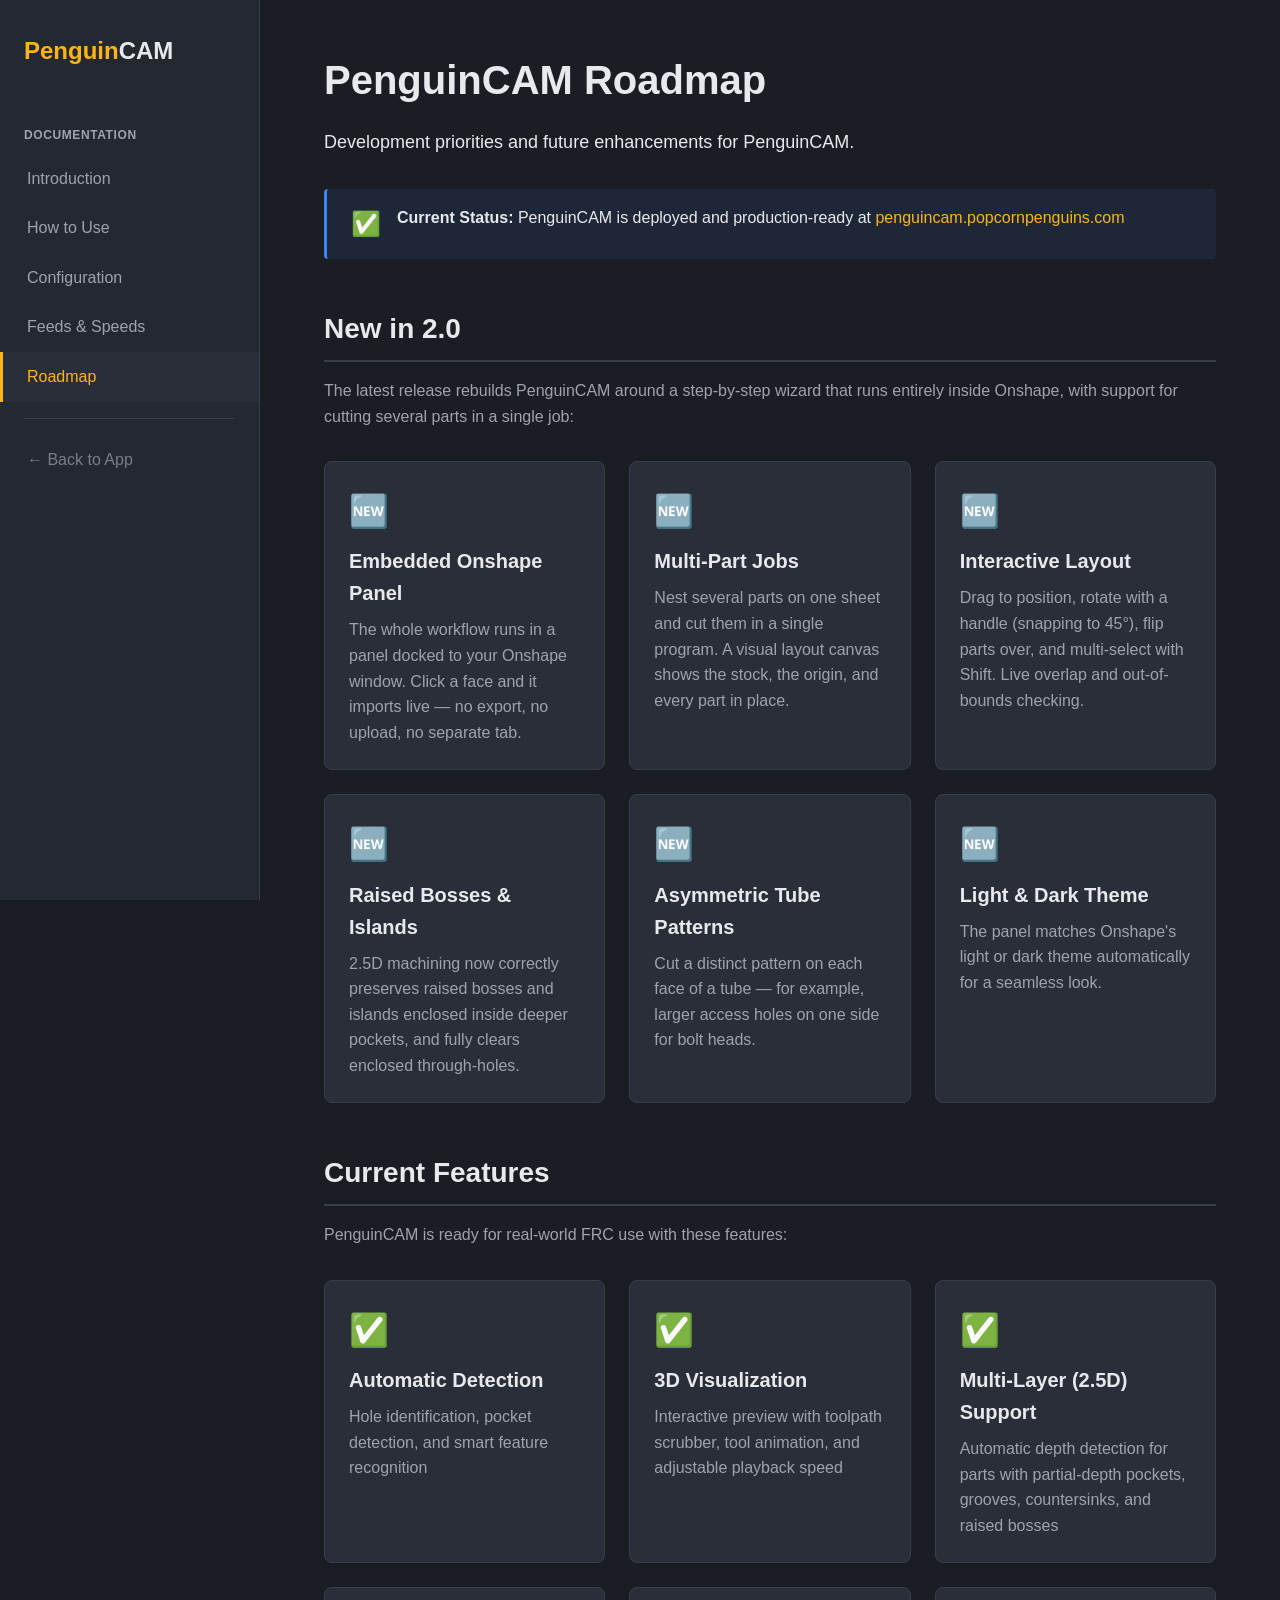
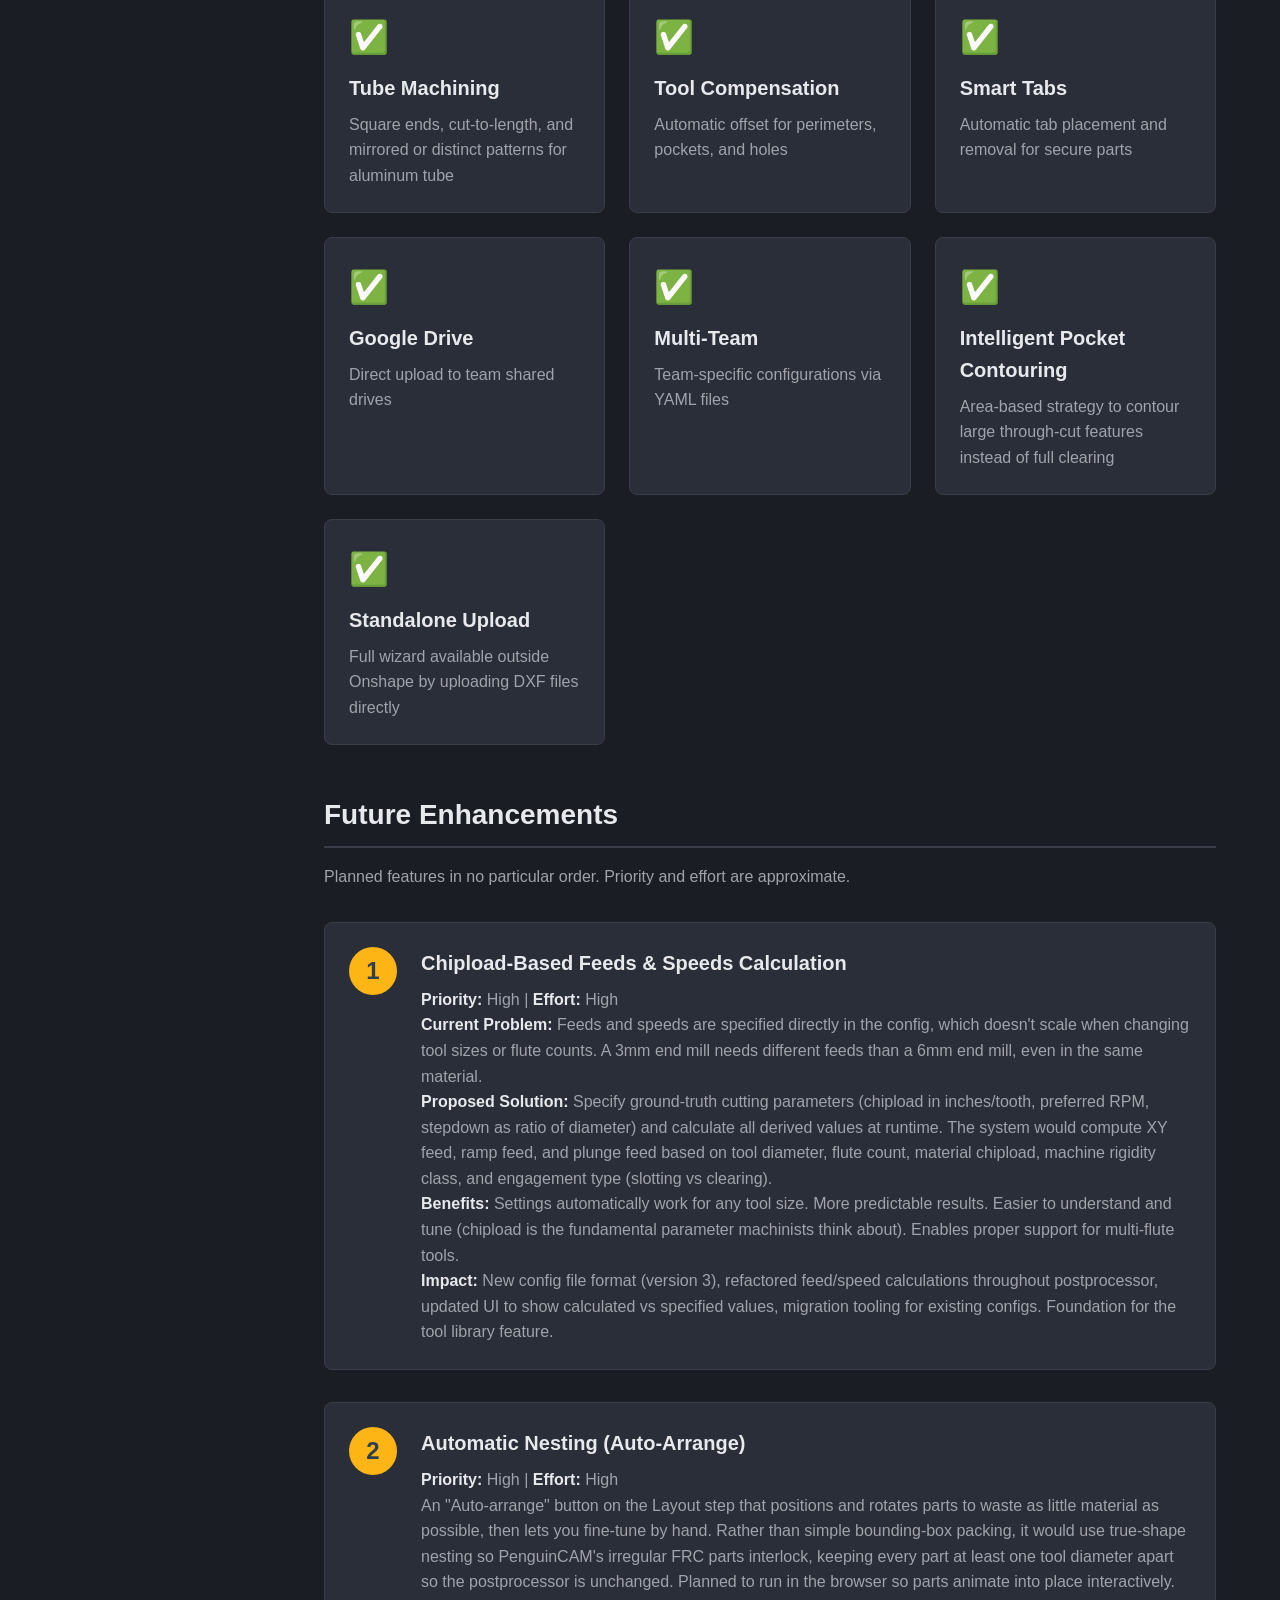
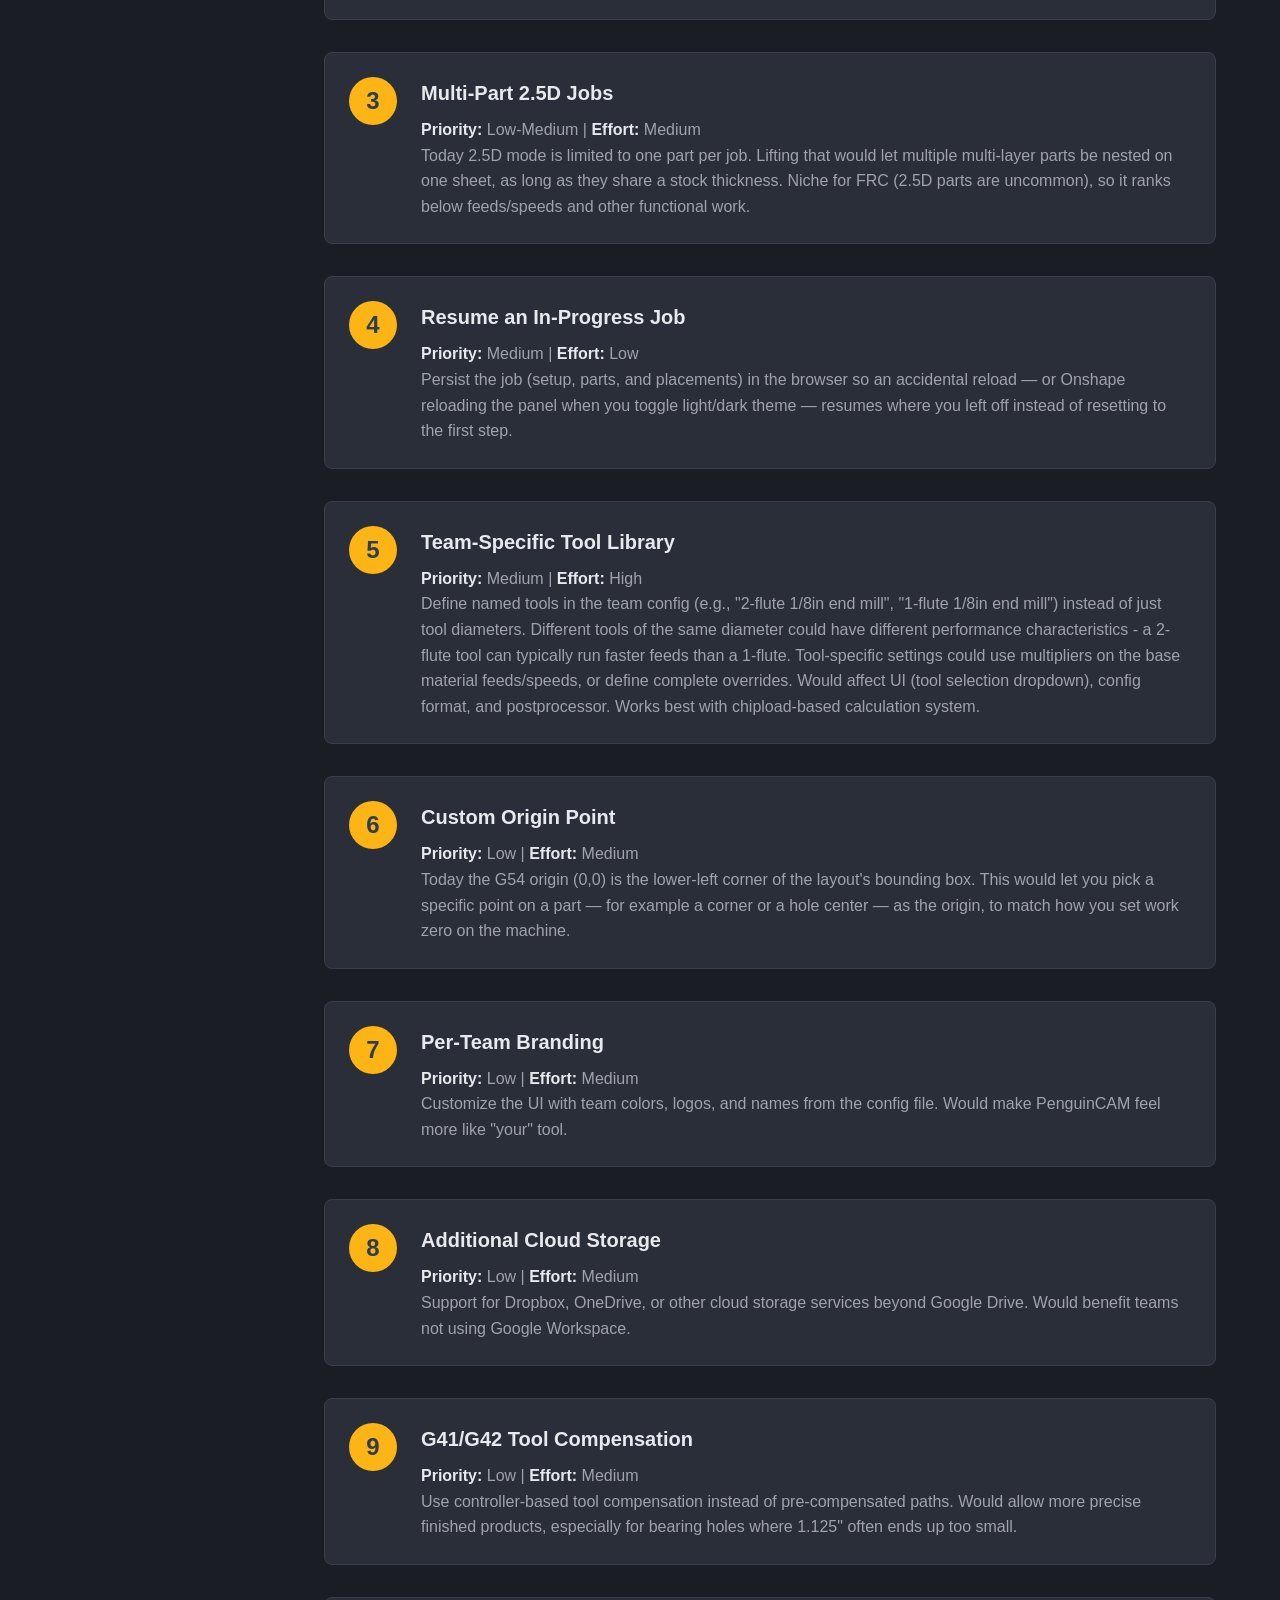
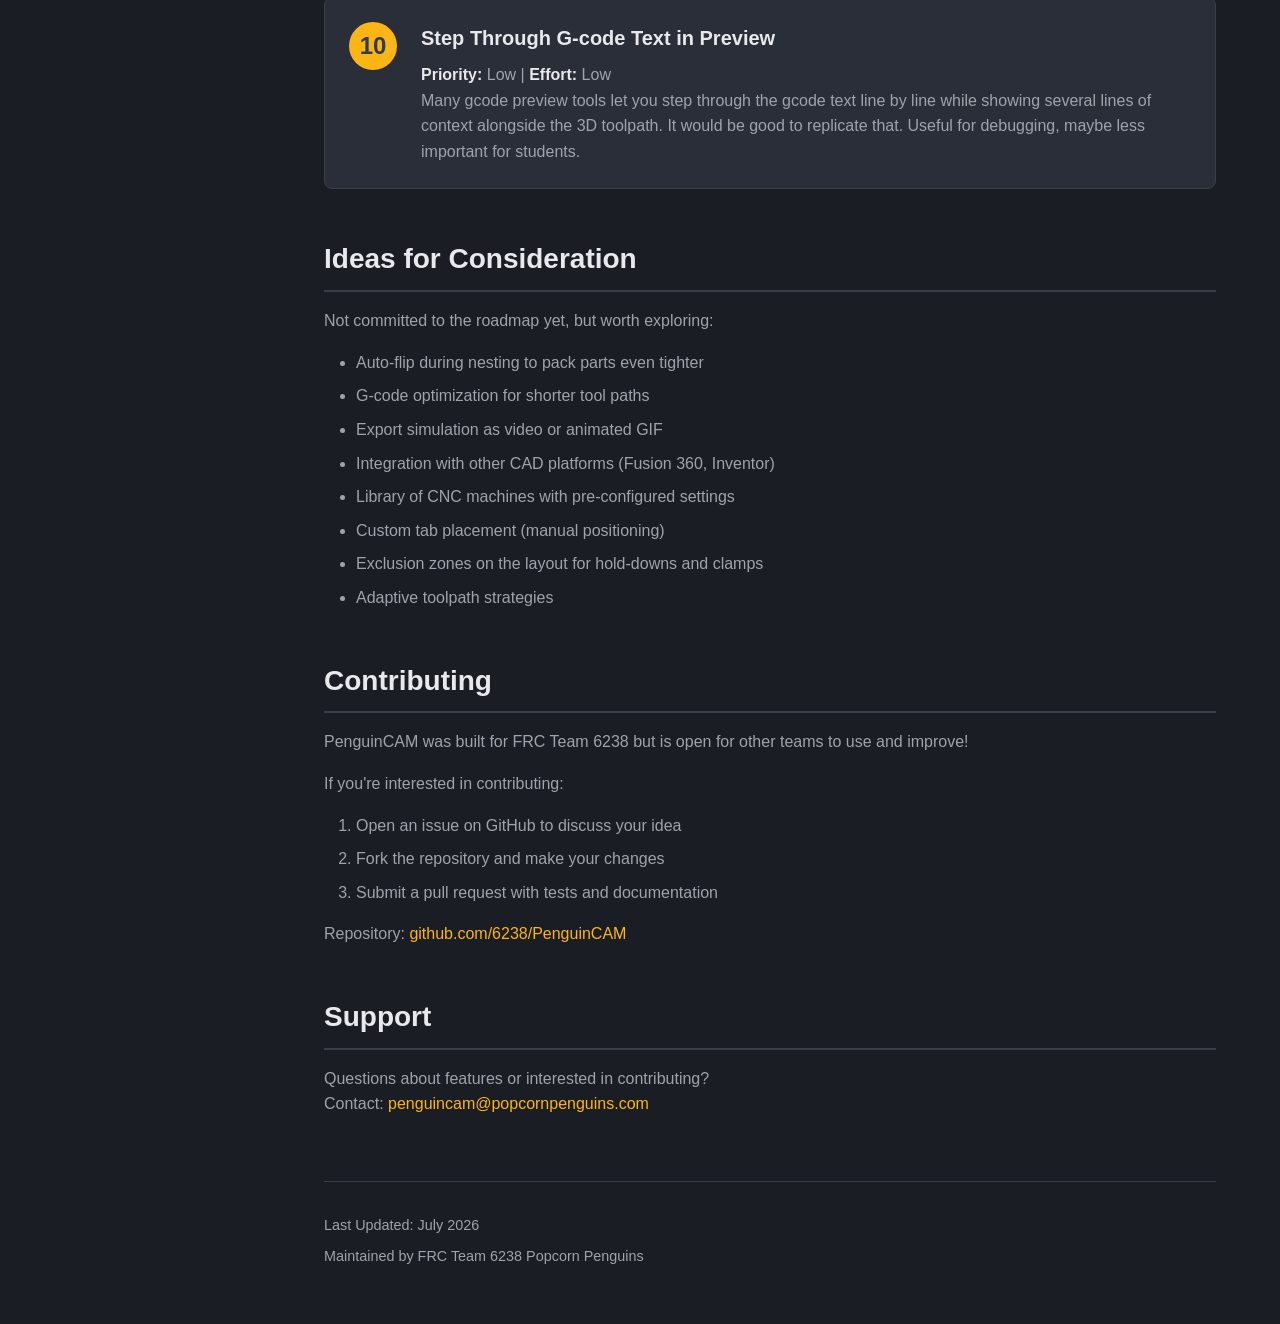
<file: static/docs/roadmap.html>
<!DOCTYPE html>
<html lang="en">
<head>
    <meta charset="UTF-8">
    <meta name="viewport" content="width=device-width, initial-scale=1.0">
    <title>Roadmap - PenguinCAM Documentation</title>
    <link rel="stylesheet" href="style.css">
</head>
<body>
    <nav class="sidebar">
        <div class="logo">
            <span class="accent">Penguin</span>CAM
        </div>
        <div class="nav-section">Documentation</div>
        <a href="index.html">Introduction</a>
        <a href="usage.html">How to Use</a>
        <a href="configuration.html">Configuration</a>
        <a href="feeds-speeds.html">Feeds &amp; Speeds</a>
        <a href="roadmap.html" class="active">Roadmap</a>
        <div class="nav-divider"></div>
        <a href="/" class="nav-external">← Back to App</a>
    </nav>

    <main class="content">
        <h1>PenguinCAM Roadmap</h1>

        <p class="lead">
            Development priorities and future enhancements for PenguinCAM.
        </p>

        <div class="info-box">
            <div class="info-icon">✅</div>
            <div>
                <strong>Current Status:</strong> PenguinCAM is deployed and production-ready at
                <a href="https://penguincam.popcornpenguins.com">penguincam.popcornpenguins.com</a>
            </div>
        </div>

        <h2>New in 2.0</h2>

        <p>
            The latest release rebuilds PenguinCAM around a step-by-step wizard that runs entirely inside Onshape,
            with support for cutting several parts in a single job:
        </p>

        <div class="feature-grid">
            <div class="feature-card">
                <div class="feature-icon">🆕</div>
                <h3>Embedded Onshape Panel</h3>
                <p>The whole workflow runs in a panel docked to your Onshape window. Click a face and it imports live — no export, no upload, no separate tab.</p>
            </div>

            <div class="feature-card">
                <div class="feature-icon">🆕</div>
                <h3>Multi-Part Jobs</h3>
                <p>Nest several parts on one sheet and cut them in a single program. A visual layout canvas shows the stock, the origin, and every part in place.</p>
            </div>

            <div class="feature-card">
                <div class="feature-icon">🆕</div>
                <h3>Interactive Layout</h3>
                <p>Drag to position, rotate with a handle (snapping to 45°), flip parts over, and multi-select with Shift. Live overlap and out-of-bounds checking.</p>
            </div>

            <div class="feature-card">
                <div class="feature-icon">🆕</div>
                <h3>Raised Bosses &amp; Islands</h3>
                <p>2.5D machining now correctly preserves raised bosses and islands enclosed inside deeper pockets, and fully clears enclosed through-holes.</p>
            </div>

            <div class="feature-card">
                <div class="feature-icon">🆕</div>
                <h3>Asymmetric Tube Patterns</h3>
                <p>Cut a distinct pattern on each face of a tube — for example, larger access holes on one side for bolt heads.</p>
            </div>

            <div class="feature-card">
                <div class="feature-icon">🆕</div>
                <h3>Light &amp; Dark Theme</h3>
                <p>The panel matches Onshape's light or dark theme automatically for a seamless look.</p>
            </div>
        </div>

        <h2>Current Features</h2>

        <p>
            PenguinCAM is ready for real-world FRC use with these features:
        </p>

        <div class="feature-grid">
            <div class="feature-card">
                <div class="feature-icon">✅</div>
                <h3>Automatic Detection</h3>
                <p>Hole identification, pocket detection, and smart feature recognition</p>
            </div>

            <div class="feature-card">
                <div class="feature-icon">✅</div>
                <h3>3D Visualization</h3>
                <p>Interactive preview with toolpath scrubber, tool animation, and adjustable playback speed</p>
            </div>

            <div class="feature-card">
                <div class="feature-icon">✅</div>
                <h3>Multi-Layer (2.5D) Support</h3>
                <p>Automatic depth detection for parts with partial-depth pockets, grooves, countersinks, and raised bosses</p>
            </div>

            <div class="feature-card">
                <div class="feature-icon">✅</div>
                <h3>Tube Machining</h3>
                <p>Square ends, cut-to-length, and mirrored or distinct patterns for aluminum tube</p>
            </div>

            <div class="feature-card">
                <div class="feature-icon">✅</div>
                <h3>Tool Compensation</h3>
                <p>Automatic offset for perimeters, pockets, and holes</p>
            </div>

            <div class="feature-card">
                <div class="feature-icon">✅</div>
                <h3>Smart Tabs</h3>
                <p>Automatic tab placement and removal for secure parts</p>
            </div>

            <div class="feature-card">
                <div class="feature-icon">✅</div>
                <h3>Google Drive</h3>
                <p>Direct upload to team shared drives</p>
            </div>

            <div class="feature-card">
                <div class="feature-icon">✅</div>
                <h3>Multi-Team</h3>
                <p>Team-specific configurations via YAML files</p>
            </div>

            <div class="feature-card">
                <div class="feature-icon">✅</div>
                <h3>Intelligent Pocket Contouring</h3>
                <p>Area-based strategy to contour large through-cut features instead of full clearing</p>
            </div>

            <div class="feature-card">
                <div class="feature-icon">✅</div>
                <h3>Standalone Upload</h3>
                <p>Full wizard available outside Onshape by uploading DXF files directly</p>
            </div>
        </div>

        <h2>Future Enhancements</h2>

        <p>
            Planned features in no particular order. Priority and effort are approximate.
        </p>

        <div class="step-list">
            <div class="step">
                <div class="step-number">1</div>
                <div class="step-content">
                    <h3>Chipload-Based Feeds & Speeds Calculation</h3>
                    <p><strong>Priority:</strong> High | <strong>Effort:</strong> High</p>
                    <p>
                        <strong>Current Problem:</strong> Feeds and speeds are specified directly in the config,
                        which doesn't scale when changing tool sizes or flute counts. A 3mm end mill needs different
                        feeds than a 6mm end mill, even in the same material.
                    </p>
                    <p>
                        <strong>Proposed Solution:</strong> Specify ground-truth cutting parameters (chipload in inches/tooth,
                        preferred RPM, stepdown as ratio of diameter) and calculate all derived values at runtime.
                        The system would compute XY feed, ramp feed, and plunge feed based on tool diameter, flute count,
                        material chipload, machine rigidity class, and engagement type (slotting vs clearing).
                    </p>
                    <p>
                        <strong>Benefits:</strong> Settings automatically work for any tool size. More predictable results.
                        Easier to understand and tune (chipload is the fundamental parameter machinists think about).
                        Enables proper support for multi-flute tools.
                    </p>
                    <p>
                        <strong>Impact:</strong> New config file format (version 3), refactored feed/speed calculations
                        throughout postprocessor, updated UI to show calculated vs specified values, migration tooling for
                        existing configs. Foundation for the tool library feature.
                    </p>
                </div>
            </div>

            <div class="step">
                <div class="step-number">2</div>
                <div class="step-content">
                    <h3>Automatic Nesting (Auto-Arrange)</h3>
                    <p><strong>Priority:</strong> High | <strong>Effort:</strong> High</p>
                    <p>
                        An "Auto-arrange" button on the Layout step that positions and rotates parts to waste as
                        little material as possible, then lets you fine-tune by hand. Rather than simple bounding-box
                        packing, it would use true-shape nesting so PenguinCAM's irregular FRC parts interlock,
                        keeping every part at least one tool diameter apart so the postprocessor is unchanged.
                        Planned to run in the browser so parts animate into place interactively.
                    </p>
                </div>
            </div>

            <div class="step">
                <div class="step-number">3</div>
                <div class="step-content">
                    <h3>Multi-Part 2.5D Jobs</h3>
                    <p><strong>Priority:</strong> Low-Medium | <strong>Effort:</strong> Medium</p>
                    <p>
                        Today 2.5D mode is limited to one part per job. Lifting that would let multiple multi-layer
                        parts be nested on one sheet, as long as they share a stock thickness. Niche for FRC (2.5D
                        parts are uncommon), so it ranks below feeds/speeds and other functional work.
                    </p>
                </div>
            </div>

            <div class="step">
                <div class="step-number">4</div>
                <div class="step-content">
                    <h3>Resume an In-Progress Job</h3>
                    <p><strong>Priority:</strong> Medium | <strong>Effort:</strong> Low</p>
                    <p>
                        Persist the job (setup, parts, and placements) in the browser so an accidental reload — or
                        Onshape reloading the panel when you toggle light/dark theme — resumes where you left off
                        instead of resetting to the first step.
                    </p>
                </div>
            </div>

            <div class="step">
                <div class="step-number">5</div>
                <div class="step-content">
                    <h3>Team-Specific Tool Library</h3>
                    <p><strong>Priority:</strong> Medium | <strong>Effort:</strong> High</p>
                    <p>
                        Define named tools in the team config (e.g., "2-flute 1/8in end mill", "1-flute 1/8in end mill")
                        instead of just tool diameters. Different tools of the same diameter could have different
                        performance characteristics - a 2-flute tool can typically run faster feeds than a 1-flute.
                        Tool-specific settings could use multipliers on the base material feeds/speeds, or define
                        complete overrides. Would affect UI (tool selection dropdown), config format, and postprocessor.
                        Works best with chipload-based calculation system.
                    </p>
                </div>
            </div>

            <div class="step">
                <div class="step-number">6</div>
                <div class="step-content">
                    <h3>Custom Origin Point</h3>
                    <p><strong>Priority:</strong> Low | <strong>Effort:</strong> Medium</p>
                    <p>
                        Today the G54 origin (0,0) is the lower-left corner of the layout's bounding box. This would
                        let you pick a specific point on a part — for example a corner or a hole center — as the
                        origin, to match how you set work zero on the machine.
                    </p>
                </div>
            </div>

            <div class="step">
                <div class="step-number">7</div>
                <div class="step-content">
                    <h3>Per-Team Branding</h3>
                    <p><strong>Priority:</strong> Low | <strong>Effort:</strong> Medium</p>
                    <p>
                        Customize the UI with team colors, logos, and names from the config file.
                        Would make PenguinCAM feel more like "your" tool.
                    </p>
                </div>
            </div>

            <div class="step">
                <div class="step-number">8</div>
                <div class="step-content">
                    <h3>Additional Cloud Storage</h3>
                    <p><strong>Priority:</strong> Low | <strong>Effort:</strong> Medium</p>
                    <p>
                        Support for Dropbox, OneDrive, or other cloud storage services beyond Google Drive.
                        Would benefit teams not using Google Workspace.
                    </p>
                </div>
            </div>

            <div class="step">
                <div class="step-number">9</div>
                <div class="step-content">
                    <h3>G41/G42 Tool Compensation</h3>
                    <p><strong>Priority:</strong> Low | <strong>Effort:</strong> Medium</p>
                    <p>
                        Use controller-based tool compensation instead of pre-compensated paths.
                        Would allow more precise finished products, especially for bearing holes
                        where 1.125" often ends up too small.
                    </p>
                </div>
            </div>

            <div class="step">
                <div class="step-number">10</div>
                <div class="step-content">
                    <h3>Step Through G-code Text in Preview</h3>
                    <p><strong>Priority:</strong> Low | <strong>Effort:</strong> Low</p>
                    <p>
                        Many gcode preview tools let you step through the gcode text line by line while
                        showing several lines of context alongside the 3D toolpath. It would be good to replicate
                        that. Useful for debugging, maybe less important for students.
                    </p>
                </div>
            </div>
        </div>

        <h2>Ideas for Consideration</h2>

        <p>
            Not committed to the roadmap yet, but worth exploring:
        </p>

        <ul>
            <li>Auto-flip during nesting to pack parts even tighter</li>
            <li>G-code optimization for shorter tool paths</li>
            <li>Export simulation as video or animated GIF</li>
            <li>Integration with other CAD platforms (Fusion 360, Inventor)</li>
            <li>Library of CNC machines with pre-configured settings</li>
            <li>Custom tab placement (manual positioning)</li>
            <li>Exclusion zones on the layout for hold-downs and clamps</li>
            <li>Adaptive toolpath strategies</li>
        </ul>

        <h2>Contributing</h2>

        <p>
            PenguinCAM was built for FRC Team 6238 but is open for other teams to use and improve!
        </p>

        <p>
            If you're interested in contributing:
        </p>

        <ol>
            <li>Open an issue on GitHub to discuss your idea</li>
            <li>Fork the repository and make your changes</li>
            <li>Submit a pull request with tests and documentation</li>
        </ol>

        <p>
            Repository: <a href="https://github.com/6238/PenguinCAM" target="_blank">github.com/6238/PenguinCAM</a>
        </p>

        <h2>Support</h2>

        <p>
            Questions about features or interested in contributing?<br>
            Contact: <a href="mailto:penguincam@popcornpenguins.com">penguincam@popcornpenguins.com</a>
        </p>

        <footer>
            <p>Last Updated: July 2026</p>
            <p>Maintained by FRC Team 6238 Popcorn Penguins</p>
        </footer>
    </main>
</body>
</html>
</file>
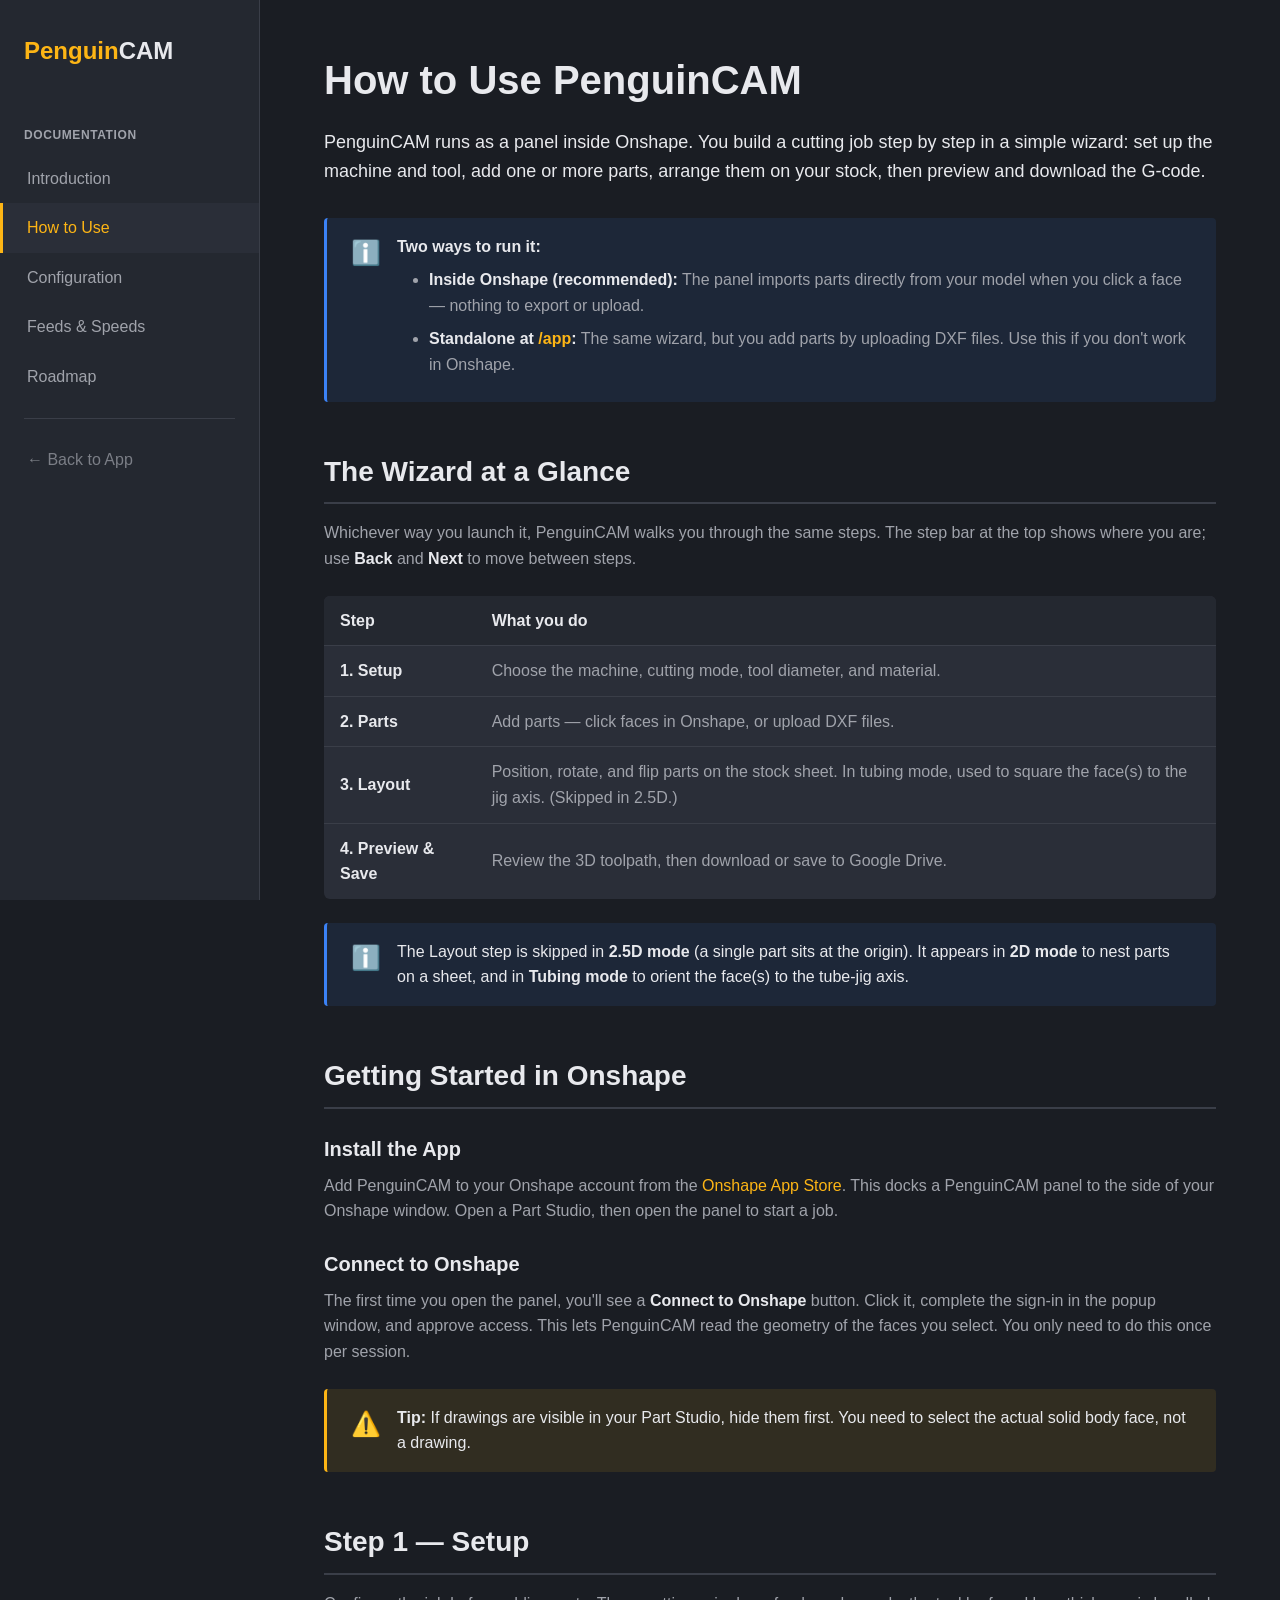
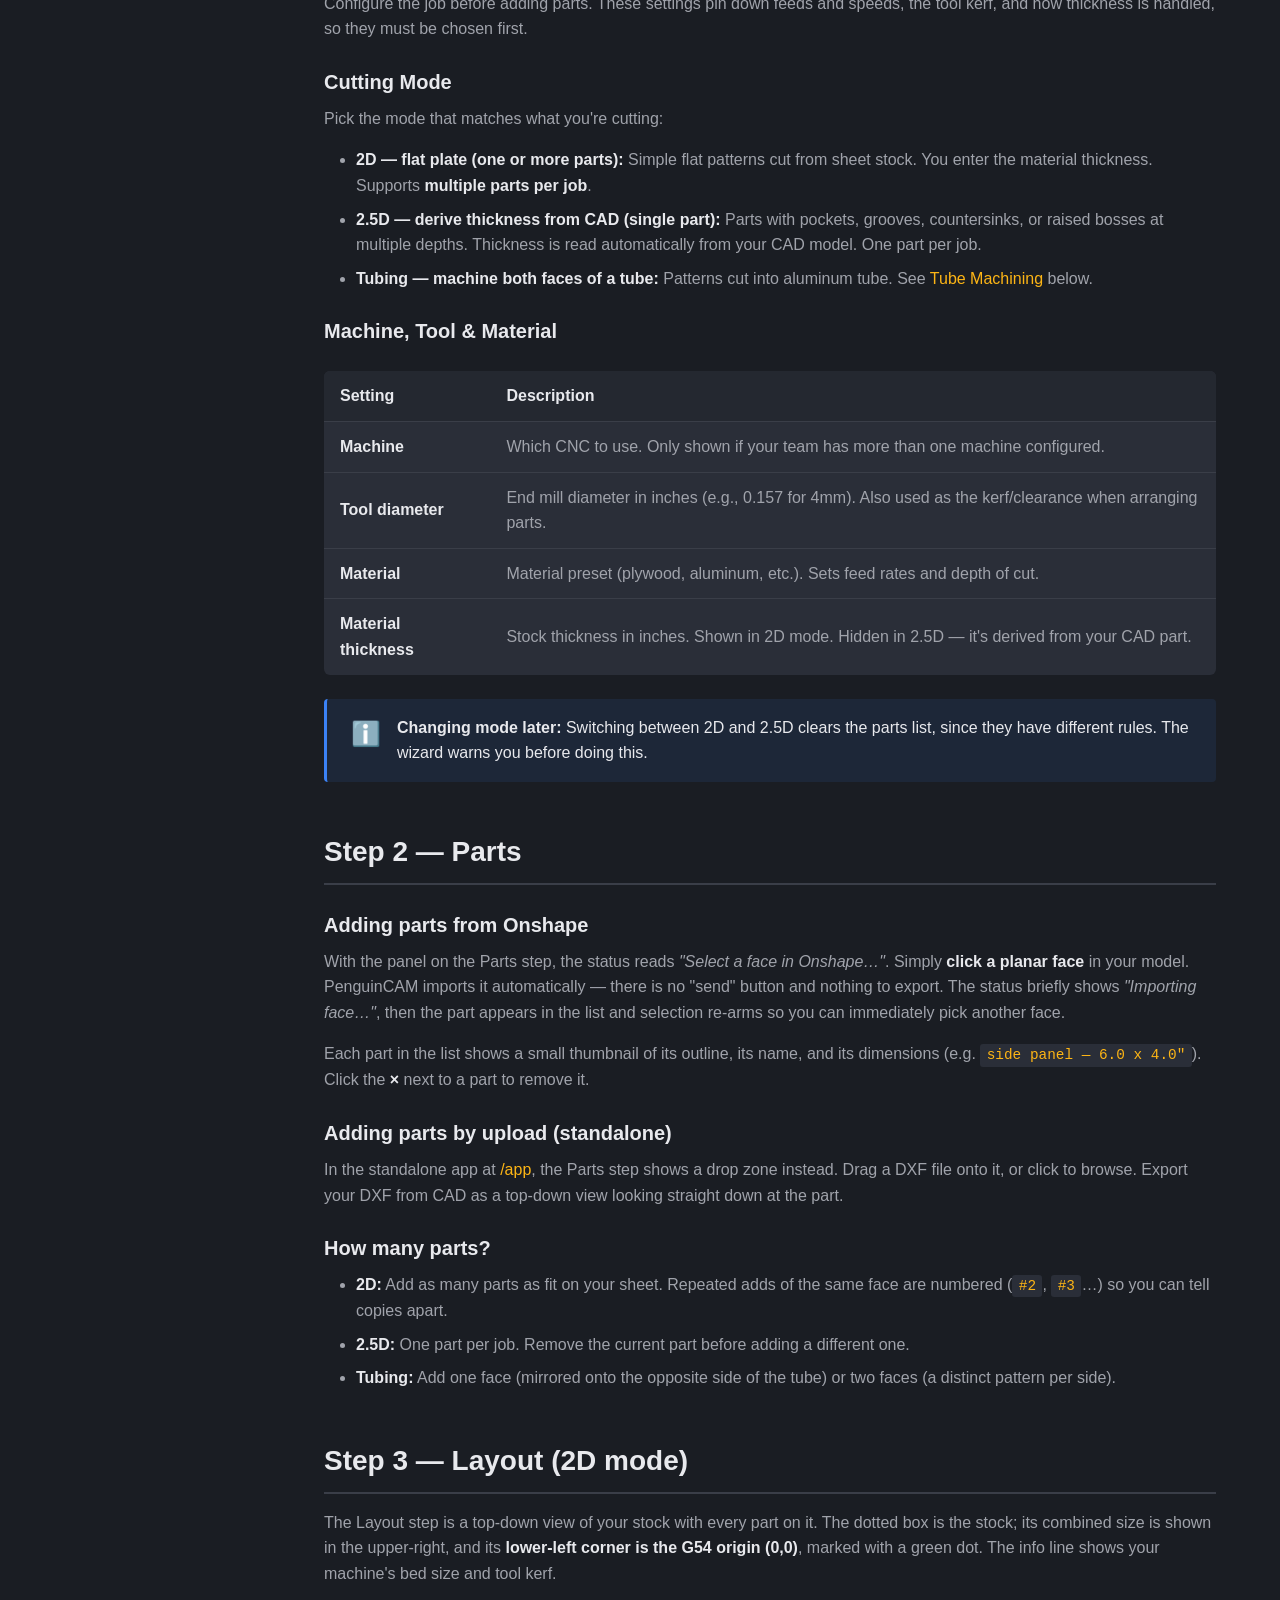
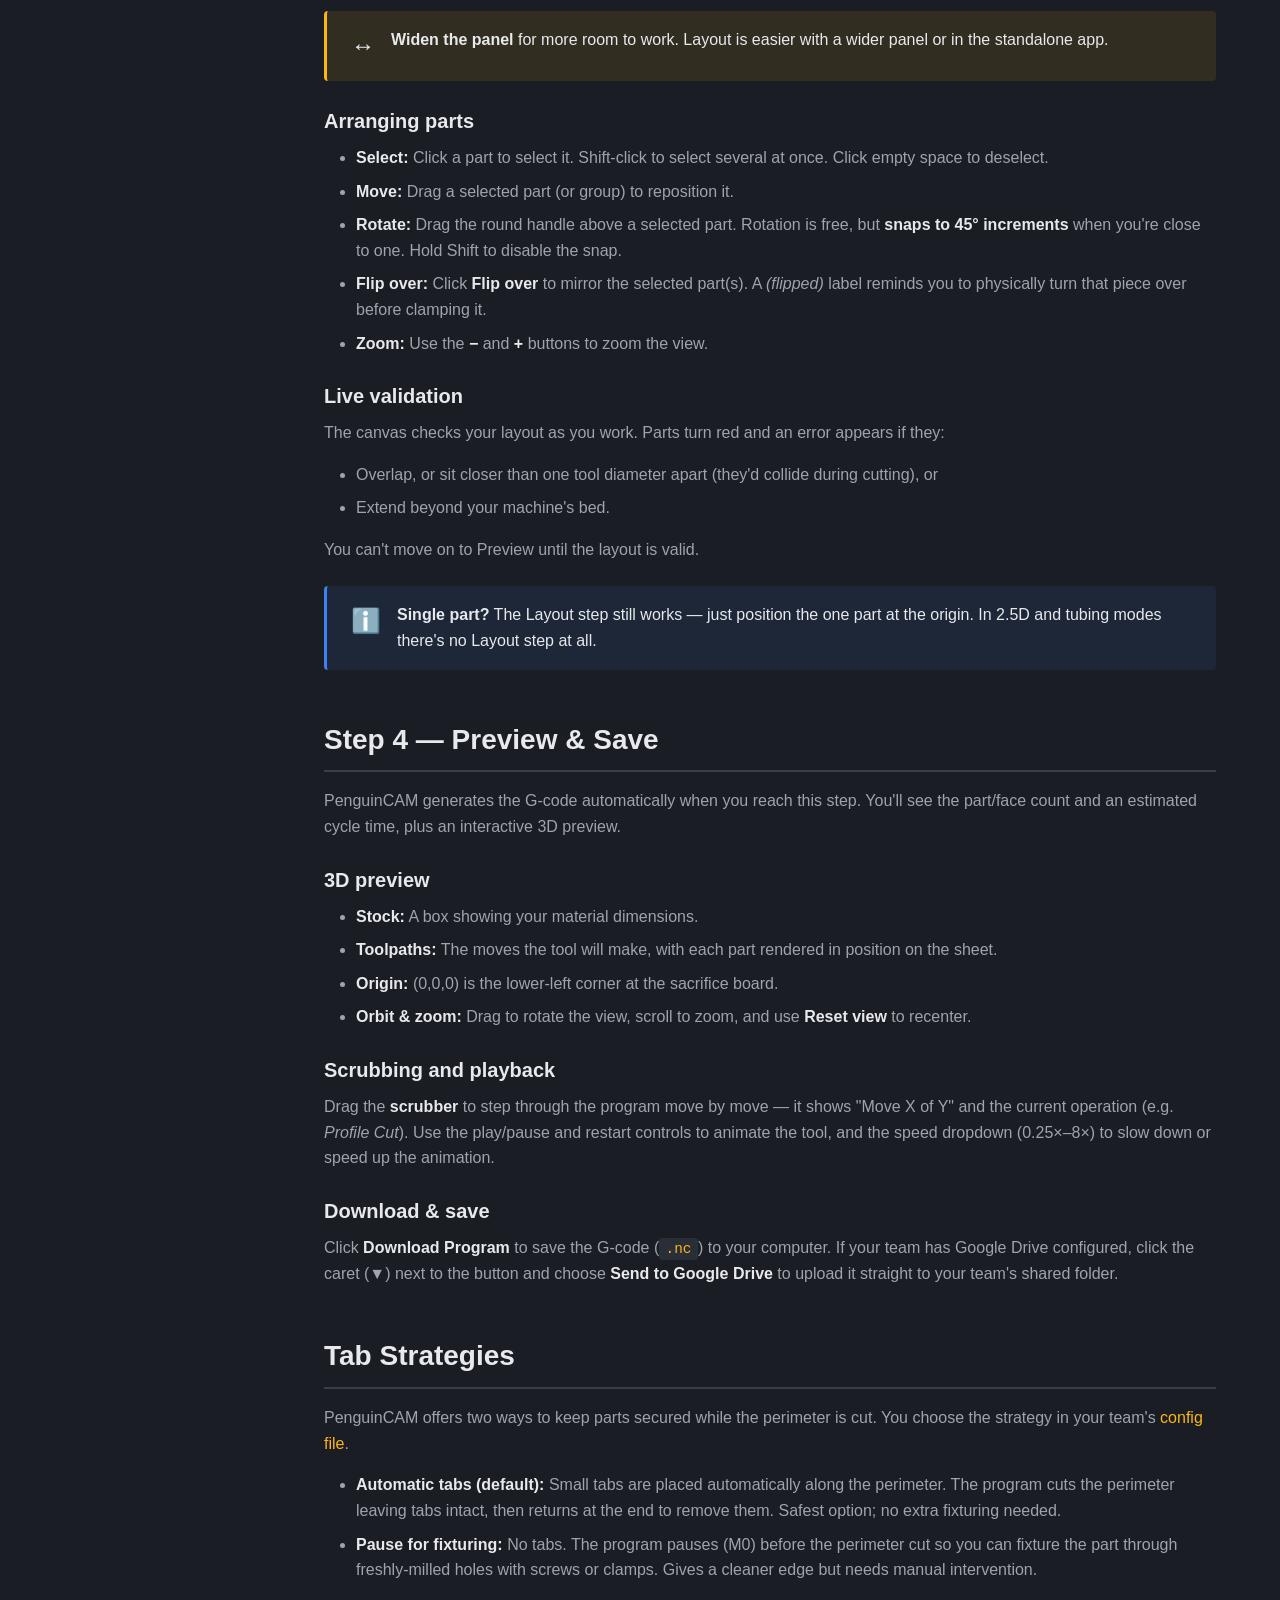
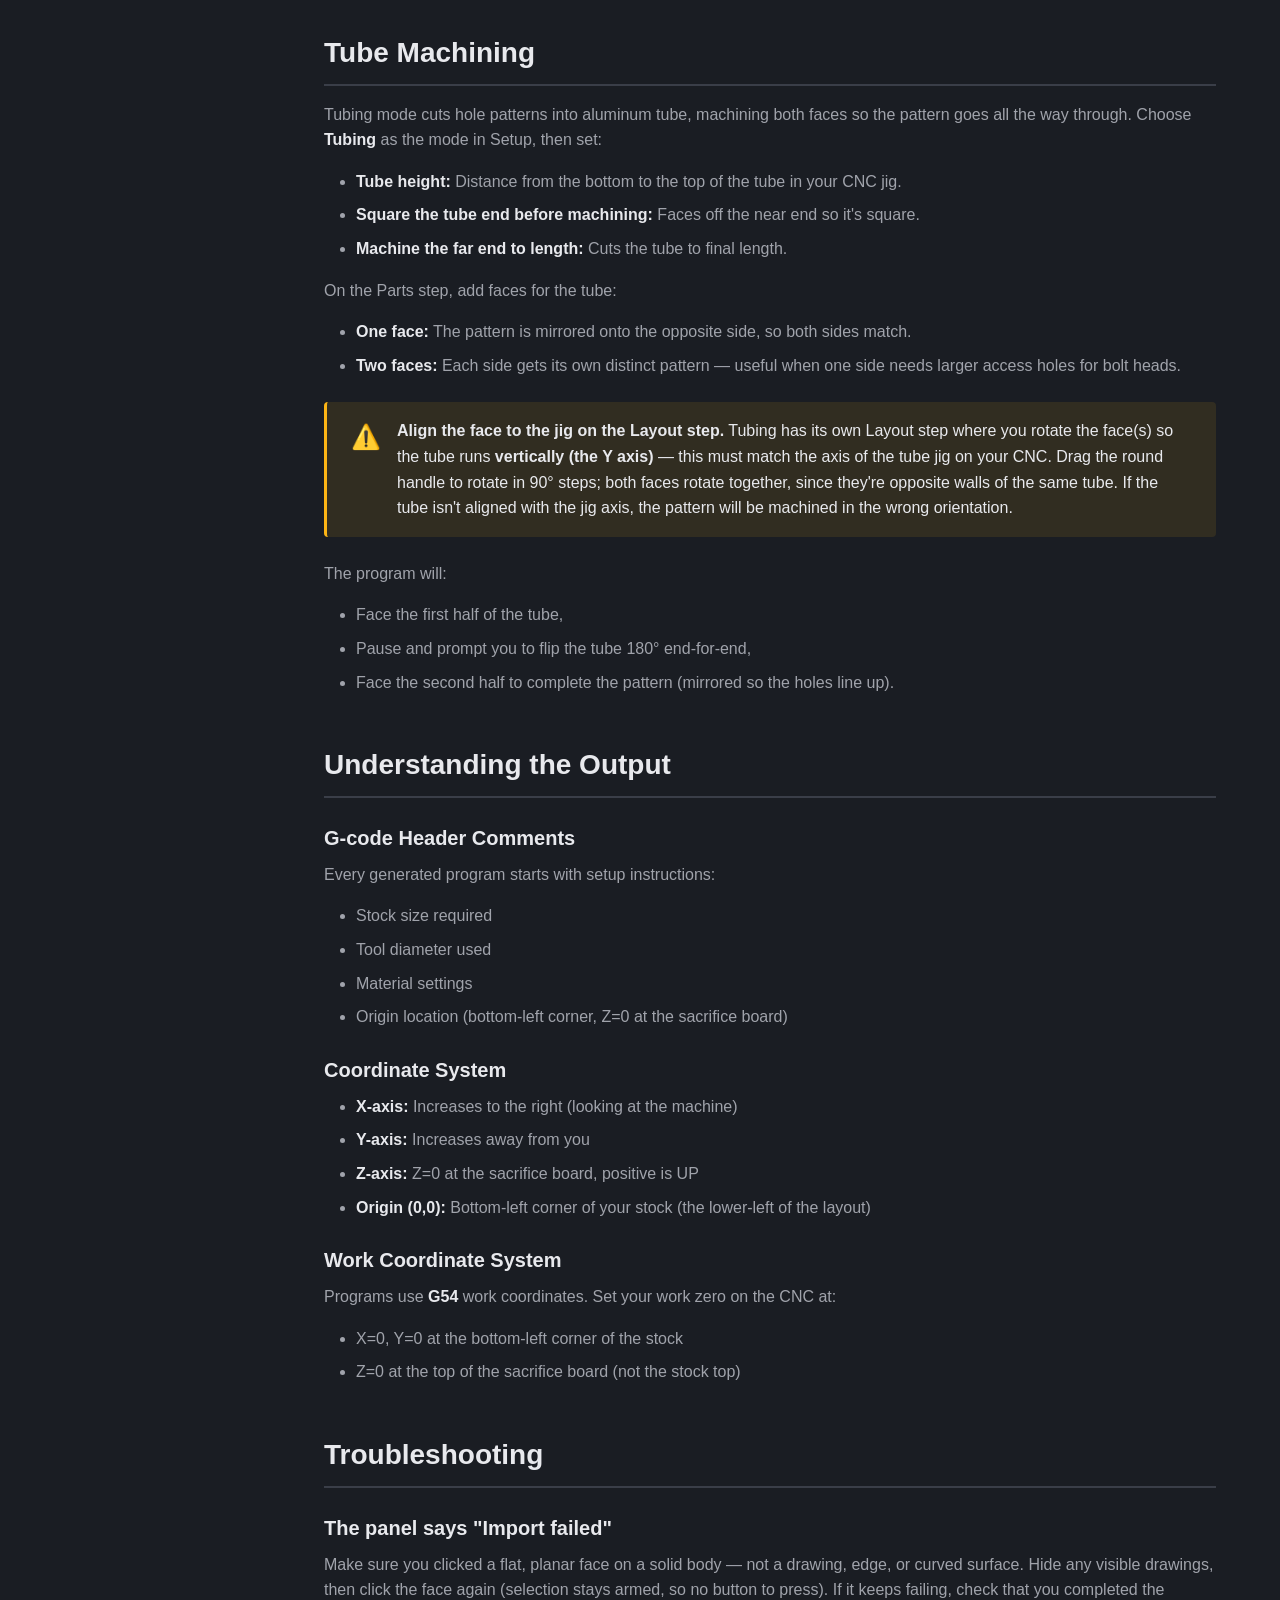
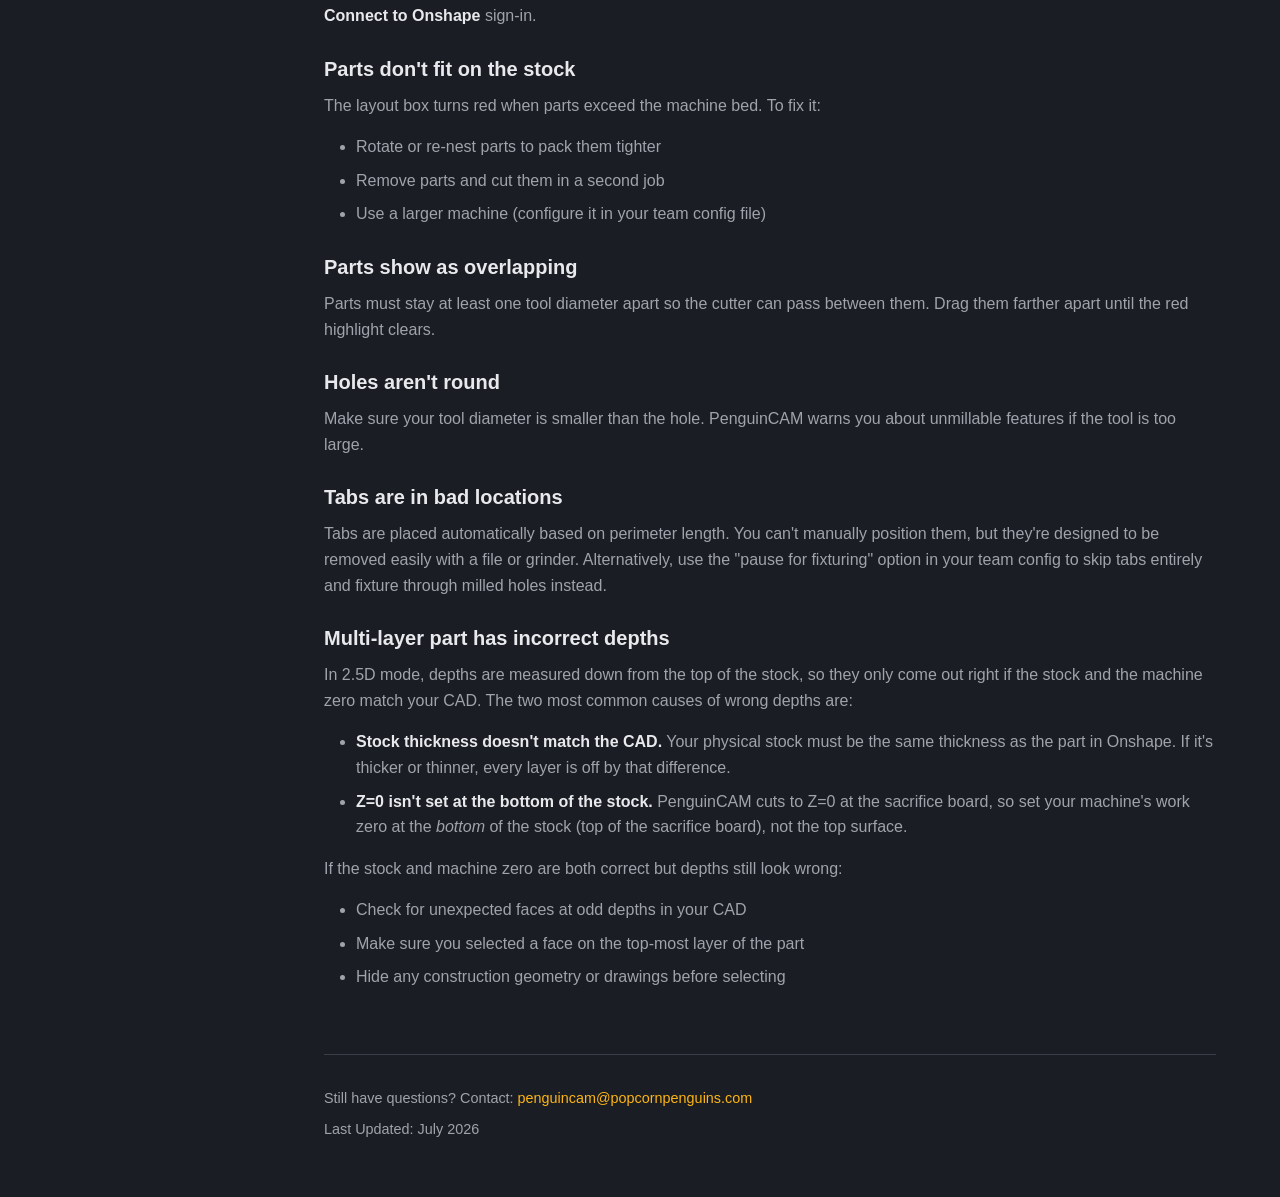
<file: static/docs/usage.html>
<!DOCTYPE html>
<html lang="en">
<head>
    <meta charset="UTF-8">
    <meta name="viewport" content="width=device-width, initial-scale=1.0">
    <title>How to Use - PenguinCAM Documentation</title>
    <link rel="stylesheet" href="style.css">
</head>
<body>
    <nav class="sidebar">
        <div class="logo">
            <span class="accent">Penguin</span>CAM
        </div>
        <div class="nav-section">Documentation</div>
        <a href="index.html">Introduction</a>
        <a href="usage.html" class="active">How to Use</a>
        <a href="configuration.html">Configuration</a>
        <a href="feeds-speeds.html">Feeds &amp; Speeds</a>
        <a href="roadmap.html">Roadmap</a>
        <div class="nav-divider"></div>
        <a href="/" class="nav-external">← Back to App</a>
    </nav>

    <main class="content">
        <h1>How to Use PenguinCAM</h1>

        <p class="lead">
            PenguinCAM runs as a panel inside Onshape. You build a cutting job step by step in a simple
            wizard: set up the machine and tool, add one or more parts, arrange them on your stock, then
            preview and download the G-code.
        </p>

        <div class="info-box">
            <div class="info-icon">ℹ️</div>
            <div>
                <strong>Two ways to run it:</strong>
                <ul style="margin-bottom: 0; margin-top: 0.5rem;">
                    <li><strong>Inside Onshape (recommended):</strong> The panel imports parts directly from your
                    model when you click a face — nothing to export or upload.</li>
                    <li><strong>Standalone at <a href="https://penguincam.popcornpenguins.com/app">/app</a>:</strong>
                    The same wizard, but you add parts by uploading DXF files. Use this if you don't work in Onshape.</li>
                </ul>
            </div>
        </div>

        <h2>The Wizard at a Glance</h2>

        <p>
            Whichever way you launch it, PenguinCAM walks you through the same steps. The step bar at the top
            shows where you are; use <strong>Back</strong> and <strong>Next</strong> to move between steps.
        </p>

        <table>
            <thead>
                <tr>
                    <th>Step</th>
                    <th>What you do</th>
                </tr>
            </thead>
            <tbody>
                <tr>
                    <td><strong>1. Setup</strong></td>
                    <td>Choose the machine, cutting mode, tool diameter, and material.</td>
                </tr>
                <tr>
                    <td><strong>2. Parts</strong></td>
                    <td>Add parts — click faces in Onshape, or upload DXF files.</td>
                </tr>
                <tr>
                    <td><strong>3. Layout</strong></td>
                    <td>Position, rotate, and flip parts on the stock sheet. In tubing mode, used to square the face(s) to the jig axis. (Skipped in 2.5D.)</td>
                </tr>
                <tr>
                    <td><strong>4. Preview &amp; Save</strong></td>
                    <td>Review the 3D toolpath, then download or save to Google Drive.</td>
                </tr>
            </tbody>
        </table>

        <div class="info-box">
            <div class="info-icon">ℹ️</div>
            <div>
                The Layout step is skipped in <strong>2.5D mode</strong> (a single part sits at the origin). It
                appears in <strong>2D mode</strong> to nest parts on a sheet, and in <strong>Tubing mode</strong>
                to orient the face(s) to the tube-jig axis.
            </div>
        </div>

        <h2>Getting Started in Onshape</h2>

        <h3>Install the App</h3>
        <p>
            Add PenguinCAM to your Onshape account from the
            <a href="https://cad.onshape.com/appstore/apps/CAM/6939eaf505d3df4aeac54600" target="_blank">Onshape App Store</a>.
            This docks a PenguinCAM panel to the side of your Onshape window. Open a Part Studio, then open the
            panel to start a job.
        </p>

        <h3>Connect to Onshape</h3>
        <p>
            The first time you open the panel, you'll see a <strong>Connect to Onshape</strong> button. Click it,
            complete the sign-in in the popup window, and approve access. This lets PenguinCAM read the geometry
            of the faces you select. You only need to do this once per session.
        </p>

        <div class="warning-box info-box">
            <div class="info-icon">⚠️</div>
            <div>
                <strong>Tip:</strong> If drawings are visible in your Part Studio, hide them first. You need to
                select the actual solid body face, not a drawing.
            </div>
        </div>

        <h2>Step 1 — Setup</h2>

        <p>
            Configure the job before adding parts. These settings pin down feeds and speeds, the tool kerf, and
            how thickness is handled, so they must be chosen first.
        </p>

        <h3>Cutting Mode</h3>
        <p>Pick the mode that matches what you're cutting:</p>
        <ul>
            <li><strong>2D — flat plate (one or more parts):</strong> Simple flat patterns cut from sheet stock.
            You enter the material thickness. Supports <strong>multiple parts per job</strong>.</li>
            <li><strong>2.5D — derive thickness from CAD (single part):</strong> Parts with pockets, grooves,
            countersinks, or raised bosses at multiple depths. Thickness is read automatically from your CAD
            model. One part per job.</li>
            <li><strong>Tubing — machine both faces of a tube:</strong> Patterns cut into aluminum tube. See
            <a href="#tubing">Tube Machining</a> below.</li>
        </ul>

        <h3>Machine, Tool &amp; Material</h3>
        <table>
            <thead>
                <tr>
                    <th>Setting</th>
                    <th>Description</th>
                </tr>
            </thead>
            <tbody>
                <tr>
                    <td><strong>Machine</strong></td>
                    <td>Which CNC to use. Only shown if your team has more than one machine configured.</td>
                </tr>
                <tr>
                    <td><strong>Tool diameter</strong></td>
                    <td>End mill diameter in inches (e.g., 0.157 for 4mm). Also used as the kerf/clearance when arranging parts.</td>
                </tr>
                <tr>
                    <td><strong>Material</strong></td>
                    <td>Material preset (plywood, aluminum, etc.). Sets feed rates and depth of cut.</td>
                </tr>
                <tr>
                    <td><strong>Material thickness</strong></td>
                    <td>Stock thickness in inches. Shown in 2D mode. Hidden in 2.5D — it's derived from your CAD part.</td>
                </tr>
            </tbody>
        </table>

        <div class="info-box">
            <div class="info-icon">ℹ️</div>
            <div>
                <strong>Changing mode later:</strong> Switching between 2D and 2.5D clears the parts list, since
                they have different rules. The wizard warns you before doing this.
            </div>
        </div>

        <h2>Step 2 — Parts</h2>

        <h3>Adding parts from Onshape</h3>
        <p>
            With the panel on the Parts step, the status reads <em>"Select a face in Onshape…"</em>. Simply
            <strong>click a planar face</strong> in your model. PenguinCAM imports it automatically — there is no
            "send" button and nothing to export. The status briefly shows <em>"Importing face…"</em>, then the
            part appears in the list and selection re-arms so you can immediately pick another face.
        </p>
        <p>
            Each part in the list shows a small thumbnail of its outline, its name, and its dimensions
            (e.g. <code>side panel — 6.0 x 4.0"</code>). Click the <strong>×</strong> next to a part to remove it.
        </p>

        <h3>Adding parts by upload (standalone)</h3>
        <p>
            In the standalone app at <a href="https://penguincam.popcornpenguins.com/app">/app</a>, the Parts step
            shows a drop zone instead. Drag a DXF file onto it, or click to browse. Export your DXF from CAD as a
            top-down view looking straight down at the part.
        </p>

        <h3>How many parts?</h3>
        <ul>
            <li><strong>2D:</strong> Add as many parts as fit on your sheet. Repeated adds of the same face are
            numbered (<code>#2</code>, <code>#3</code>…) so you can tell copies apart.</li>
            <li><strong>2.5D:</strong> One part per job. Remove the current part before adding a different one.</li>
            <li><strong>Tubing:</strong> Add one face (mirrored onto the opposite side of the tube) or two faces
            (a distinct pattern per side).</li>
        </ul>

        <h2>Step 3 — Layout (2D mode)</h2>

        <p>
            The Layout step is a top-down view of your stock with every part on it. The dotted box is the stock;
            its combined size is shown in the upper-right, and its <strong>lower-left corner is the G54 origin
            (0,0)</strong>, marked with a green dot. The info line shows your machine's bed size and tool kerf.
        </p>

        <div class="warning-box info-box">
            <div class="info-icon">↔</div>
            <div>
                <strong>Widen the panel</strong> for more room to work. Layout is easier with a wider panel or in
                the standalone app.
            </div>
        </div>

        <h3>Arranging parts</h3>
        <ul>
            <li><strong>Select:</strong> Click a part to select it. Shift-click to select several at once.
            Click empty space to deselect.</li>
            <li><strong>Move:</strong> Drag a selected part (or group) to reposition it.</li>
            <li><strong>Rotate:</strong> Drag the round handle above a selected part. Rotation is free, but
            <strong>snaps to 45° increments</strong> when you're close to one. Hold Shift to disable the snap.</li>
            <li><strong>Flip over:</strong> Click <strong>Flip over</strong> to mirror the selected part(s). A
            <em>(flipped)</em> label reminds you to physically turn that piece over before clamping it.</li>
            <li><strong>Zoom:</strong> Use the <strong>−</strong> and <strong>+</strong> buttons to zoom the view.</li>
        </ul>

        <h3>Live validation</h3>
        <p>
            The canvas checks your layout as you work. Parts turn red and an error appears if they:
        </p>
        <ul>
            <li>Overlap, or sit closer than one tool diameter apart (they'd collide during cutting), or</li>
            <li>Extend beyond your machine's bed.</li>
        </ul>
        <p>
            You can't move on to Preview until the layout is valid.
        </p>

        <div class="info-box">
            <div class="info-icon">ℹ️</div>
            <div>
                <strong>Single part?</strong> The Layout step still works — just position the one part at the
                origin. In 2.5D and tubing modes there's no Layout step at all.
            </div>
        </div>

        <h2>Step 4 — Preview &amp; Save</h2>

        <p>
            PenguinCAM generates the G-code automatically when you reach this step. You'll see the part/face count
            and an estimated cycle time, plus an interactive 3D preview.
        </p>

        <h3>3D preview</h3>
        <ul>
            <li><strong>Stock:</strong> A box showing your material dimensions.</li>
            <li><strong>Toolpaths:</strong> The moves the tool will make, with each part rendered in position on the sheet.</li>
            <li><strong>Origin:</strong> (0,0,0) is the lower-left corner at the sacrifice board.</li>
            <li><strong>Orbit &amp; zoom:</strong> Drag to rotate the view, scroll to zoom, and use
            <strong>Reset view</strong> to recenter.</li>
        </ul>

        <h3>Scrubbing and playback</h3>
        <p>
            Drag the <strong>scrubber</strong> to step through the program move by move — it shows
            "Move X of Y" and the current operation (e.g. <em>Profile Cut</em>). Use the play/pause and restart
            controls to animate the tool, and the speed dropdown (0.25×–8×) to slow down or speed up the animation.
        </p>

        <h3>Download &amp; save</h3>
        <p>
            Click <strong>Download Program</strong> to save the G-code (<code>.nc</code>) to your computer. If your
            team has Google Drive configured, click the caret (▼) next to the button and choose
            <strong>Send to Google Drive</strong> to upload it straight to your team's shared folder.
        </p>

        <h2>Tab Strategies</h2>
        <p>
            PenguinCAM offers two ways to keep parts secured while the perimeter is cut. You choose the strategy in
            your team's <a href="configuration.html">config file</a>.
        </p>
        <ul>
            <li>
                <strong>Automatic tabs (default):</strong> Small tabs are placed automatically along the perimeter.
                The program cuts the perimeter leaving tabs intact, then returns at the end to remove them. Safest
                option; no extra fixturing needed.
            </li>
            <li>
                <strong>Pause for fixturing:</strong> No tabs. The program pauses (M0) before the perimeter cut so
                you can fixture the part through freshly-milled holes with screws or clamps. Gives a cleaner edge
                but needs manual intervention.
            </li>
        </ul>

        <h2 id="tubing">Tube Machining</h2>

        <p>
            Tubing mode cuts hole patterns into aluminum tube, machining both faces so the pattern goes all the
            way through. Choose <strong>Tubing</strong> as the mode in Setup, then set:
        </p>
        <ul>
            <li><strong>Tube height:</strong> Distance from the bottom to the top of the tube in your CNC jig.</li>
            <li><strong>Square the tube end before machining:</strong> Faces off the near end so it's square.</li>
            <li><strong>Machine the far end to length:</strong> Cuts the tube to final length.</li>
        </ul>
        <p>On the Parts step, add faces for the tube:</p>
        <ul>
            <li><strong>One face:</strong> The pattern is mirrored onto the opposite side, so both sides match.</li>
            <li><strong>Two faces:</strong> Each side gets its own distinct pattern — useful when one side needs
            larger access holes for bolt heads.</li>
        </ul>

        <div class="warning-box info-box">
            <div class="info-icon">⚠️</div>
            <div>
                <strong>Align the face to the jig on the Layout step.</strong> Tubing has its own Layout step where
                you rotate the face(s) so the tube runs <strong>vertically (the Y axis)</strong> — this must match
                the axis of the tube jig on your CNC. Drag the round handle to rotate in 90° steps; both faces
                rotate together, since they're opposite walls of the same tube. If the tube isn't aligned with the
                jig axis, the pattern will be machined in the wrong orientation.
            </div>
        </div>

        <p>The program will:</p>
        <ul>
            <li>Face the first half of the tube,</li>
            <li>Pause and prompt you to flip the tube 180° end-for-end,</li>
            <li>Face the second half to complete the pattern (mirrored so the holes line up).</li>
        </ul>

        <h2>Understanding the Output</h2>

        <h3>G-code Header Comments</h3>
        <p>Every generated program starts with setup instructions:</p>
        <ul>
            <li>Stock size required</li>
            <li>Tool diameter used</li>
            <li>Material settings</li>
            <li>Origin location (bottom-left corner, Z=0 at the sacrifice board)</li>
        </ul>

        <h3>Coordinate System</h3>
        <ul>
            <li><strong>X-axis:</strong> Increases to the right (looking at the machine)</li>
            <li><strong>Y-axis:</strong> Increases away from you</li>
            <li><strong>Z-axis:</strong> Z=0 at the sacrifice board, positive is UP</li>
            <li><strong>Origin (0,0):</strong> Bottom-left corner of your stock (the lower-left of the layout)</li>
        </ul>

        <h3>Work Coordinate System</h3>
        <p>Programs use <strong>G54</strong> work coordinates. Set your work zero on the CNC at:</p>
        <ul>
            <li>X=0, Y=0 at the bottom-left corner of the stock</li>
            <li>Z=0 at the top of the sacrifice board (not the stock top)</li>
        </ul>

        <h2>Troubleshooting</h2>

        <h3>The panel says "Import failed"</h3>
        <p>
            Make sure you clicked a flat, planar face on a solid body — not a drawing, edge, or curved surface.
            Hide any visible drawings, then click the face again (selection stays armed, so no button to press).
            If it keeps failing, check that you completed the <strong>Connect to Onshape</strong> sign-in.
        </p>

        <h3>Parts don't fit on the stock</h3>
        <p>The layout box turns red when parts exceed the machine bed. To fix it:</p>
        <ul>
            <li>Rotate or re-nest parts to pack them tighter</li>
            <li>Remove parts and cut them in a second job</li>
            <li>Use a larger machine (configure it in your team config file)</li>
        </ul>

        <h3>Parts show as overlapping</h3>
        <p>
            Parts must stay at least one tool diameter apart so the cutter can pass between them. Drag them
            farther apart until the red highlight clears.
        </p>

        <h3>Holes aren't round</h3>
        <p>
            Make sure your tool diameter is smaller than the hole. PenguinCAM warns you about unmillable features
            if the tool is too large.
        </p>

        <h3>Tabs are in bad locations</h3>
        <p>
            Tabs are placed automatically based on perimeter length. You can't manually position them, but they're
            designed to be removed easily with a file or grinder. Alternatively, use the "pause for fixturing"
            option in your team config to skip tabs entirely and fixture through milled holes instead.
        </p>

        <h3>Multi-layer part has incorrect depths</h3>
        <p>In 2.5D mode, depths are measured down from the top of the stock, so they only come out right if
            the stock and the machine zero match your CAD. The two most common causes of wrong depths are:</p>
        <ul>
            <li><strong>Stock thickness doesn't match the CAD.</strong> Your physical stock must be the same
            thickness as the part in Onshape. If it's thicker or thinner, every layer is off by that difference.</li>
            <li><strong>Z=0 isn't set at the bottom of the stock.</strong> PenguinCAM cuts to Z=0 at the sacrifice
            board, so set your machine's work zero at the <em>bottom</em> of the stock (top of the sacrifice board),
            not the top surface.</li>
        </ul>
        <p>If the stock and machine zero are both correct but depths still look wrong:</p>
        <ul>
            <li>Check for unexpected faces at odd depths in your CAD</li>
            <li>Make sure you selected a face on the top-most layer of the part</li>
            <li>Hide any construction geometry or drawings before selecting</li>
        </ul>

        <footer>
            <p>Still have questions? Contact: <a href="mailto:penguincam@popcornpenguins.com">penguincam@popcornpenguins.com</a></p>
            <p>Last Updated: July 2026</p>
        </footer>
    </main>
</body>
</html>
</file>
<file: static/docs/style.css>
/* PenguinCAM Documentation Styles */

:root {
    --primary: #FDB515;
    --primary-dark: #D99F12;
    --secondary: #2C3E50;
    --bg: #1a1d23;
    --bg-light: #242830;
    --surface: #2a2e38;
    --surface-hover: #343842;
    --text: #e8e9ed;
    --text-dim: #a0a3ab;
    --border: #3a3e48;
    --accent: #3b82f6;
}

* {
    margin: 0;
    padding: 0;
    box-sizing: border-box;
}

body {
    font-family: -apple-system, BlinkMacSystemFont, "Segoe UI", Roboto, "Helvetica Neue", Arial, sans-serif;
    background: var(--bg);
    color: var(--text);
    line-height: 1.6;
    display: flex;
    min-height: 100vh;
}

/* Sidebar Navigation */
.sidebar {
    width: 260px;
    background: var(--bg-light);
    border-right: 1px solid var(--border);
    padding: 2rem 0;
    position: fixed;
    height: 100vh;
    overflow-y: auto;
}

.sidebar .logo {
    font-size: 1.5rem;
    font-weight: 700;
    padding: 0 1.5rem 2rem;
    color: var(--text);
}

.sidebar .accent {
    color: var(--primary);
}

.nav-section {
    font-size: 0.75rem;
    text-transform: uppercase;
    letter-spacing: 0.05em;
    color: var(--text-dim);
    padding: 0.5rem 1.5rem;
    margin-top: 1rem;
    font-weight: 600;
}

.sidebar a {
    display: block;
    padding: 0.75rem 1.5rem;
    color: var(--text-dim);
    text-decoration: none;
    transition: all 0.2s;
    border-left: 3px solid transparent;
}

.sidebar a:hover {
    color: var(--text);
    background: var(--surface);
}

.sidebar a.active {
    color: var(--primary);
    background: var(--surface);
    border-left-color: var(--primary);
}

.nav-divider {
    height: 1px;
    background: var(--border);
    margin: 1rem 1.5rem;
}

.nav-external {
    margin-top: 0.5rem;
    opacity: 0.7;
}

/* Main Content */
.content {
    margin-left: 260px;
    padding: 3rem 4rem;
    max-width: 1200px;
    flex: 1;
}

h1 {
    font-size: 2.5rem;
    margin-bottom: 1rem;
    color: var(--text);
}

h2 {
    font-size: 1.75rem;
    margin-top: 3rem;
    margin-bottom: 1rem;
    color: var(--text);
    border-bottom: 2px solid var(--border);
    padding-bottom: 0.5rem;
}

h3 {
    font-size: 1.25rem;
    margin-top: 1.5rem;
    margin-bottom: 0.5rem;
    color: var(--text);
}

p {
    margin-bottom: 1rem;
    color: var(--text-dim);
}

.lead {
    font-size: 1.125rem;
    color: var(--text);
    margin-bottom: 2rem;
}

/* A lead paragraph that introduces a list: hug the list below it. */
.lead-tight {
    margin-bottom: 0.6rem;
}

/* Lists in the intro: white like the surrounding .lead prose (not the dimmer default
   documentation lists) and tighter vertical rhythm. */
.lead-list {
    font-size: 1.125rem;
    color: var(--text);
    margin-bottom: 2rem;
}

.lead-list li {
    color: var(--text);
    margin-bottom: 0.3rem;
}

.lead-list ul {
    margin-top: 0.3rem;
    margin-bottom: 0;
}

a {
    color: var(--primary);
    text-decoration: none;
}

a:hover {
    color: var(--primary-dark);
    text-decoration: underline;
}

code {
    background: var(--surface);
    padding: 0.2rem 0.4rem;
    border-radius: 3px;
    font-family: 'Monaco', 'Courier New', monospace;
    font-size: 0.9em;
    color: var(--primary);
}

pre {
    background: var(--surface);
    padding: 1rem;
    border-radius: 6px;
    overflow-x: auto;
    margin: 1rem 0;
    border: 1px solid var(--border);
}

pre code {
    background: none;
    padding: 0;
    color: var(--text);
}

ul, ol {
    margin-left: 2rem;
    margin-bottom: 1rem;
}

li {
    margin-bottom: 0.5rem;
    color: var(--text-dim);
}

strong {
    color: var(--text);
}

/* Feature Grid */
.feature-grid {
    display: grid;
    grid-template-columns: repeat(auto-fit, minmax(280px, 1fr));
    gap: 1.5rem;
    margin: 2rem 0;
}

.feature-card {
    background: var(--surface);
    padding: 1.5rem;
    border-radius: 8px;
    border: 1px solid var(--border);
    transition: all 0.2s;
}

.feature-card:hover {
    background: var(--surface-hover);
    border-color: var(--primary);
}

.feature-icon {
    font-size: 2rem;
    margin-bottom: 0.5rem;
}

.feature-card h3 {
    margin-top: 0;
    color: var(--text);
}

.feature-card p {
    color: var(--text-dim);
    margin-bottom: 0;
}

/* Step List */
.step-list {
    margin: 2rem 0;
}

.step {
    display: flex;
    gap: 1.5rem;
    margin-bottom: 2rem;
    padding: 1.5rem;
    background: var(--surface);
    border-radius: 8px;
    border: 1px solid var(--border);
}

.step-number {
    flex-shrink: 0;
    width: 48px;
    height: 48px;
    background: var(--primary);
    color: var(--secondary);
    border-radius: 50%;
    display: flex;
    align-items: center;
    justify-content: center;
    font-size: 1.5rem;
    font-weight: 700;
}

.step-content h3 {
    margin-top: 0;
    color: var(--text);
}

.step-content p {
    margin-bottom: 0;
}

/* Info Boxes */
.info-box {
    background: rgba(59, 130, 246, 0.1);
    border-left: 3px solid var(--accent);
    padding: 1rem 1.5rem;
    margin: 1.5rem 0;
    border-radius: 4px;
    display: flex;
    gap: 1rem;
}

.warning-box {
    background: rgba(251, 181, 21, 0.1);
    border-left: 3px solid var(--primary);
}

.info-icon {
    font-size: 1.5rem;
    flex-shrink: 0;
}

/* Tables */
table {
    width: 100%;
    border-collapse: collapse;
    margin: 1.5rem 0;
    background: var(--surface);
    border-radius: 6px;
    overflow: hidden;
}

th, td {
    padding: 0.75rem 1rem;
    text-align: left;
    border-bottom: 1px solid var(--border);
}

th {
    background: var(--bg-light);
    color: var(--text);
    font-weight: 600;
}

td {
    color: var(--text-dim);
}

tr:last-child td {
    border-bottom: none;
}

tr:hover {
    background: var(--surface-hover);
}

/* Footer */
footer {
    margin-top: 4rem;
    padding-top: 2rem;
    border-top: 1px solid var(--border);
    color: var(--text-dim);
    font-size: 0.9rem;
}

footer p {
    margin-bottom: 0.5rem;
}

/* Responsive */
@media (max-width: 768px) {
    .sidebar {
        width: 100%;
        height: auto;
        position: relative;
        border-right: none;
        border-bottom: 1px solid var(--border);
    }

    .content {
        margin-left: 0;
        padding: 2rem 1.5rem;
    }

    .feature-grid {
        grid-template-columns: 1fr;
    }
}
</file>
